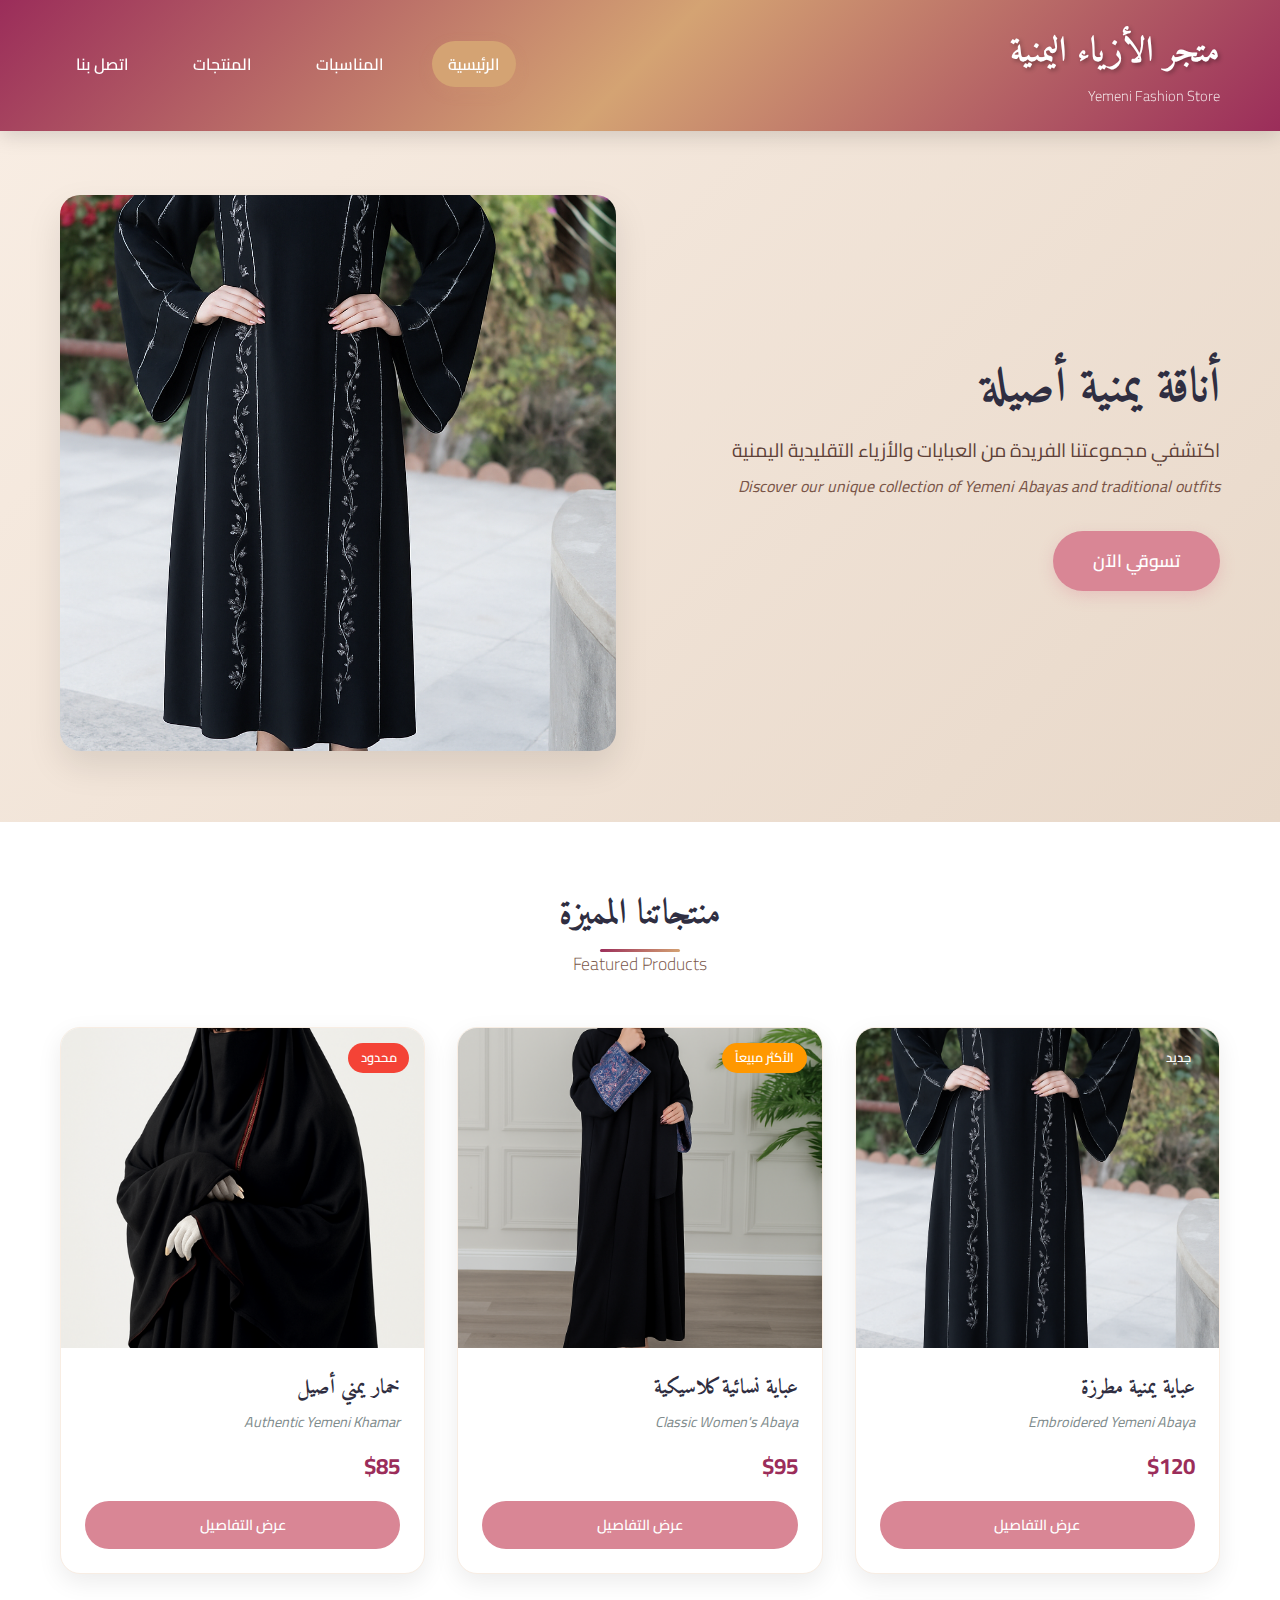
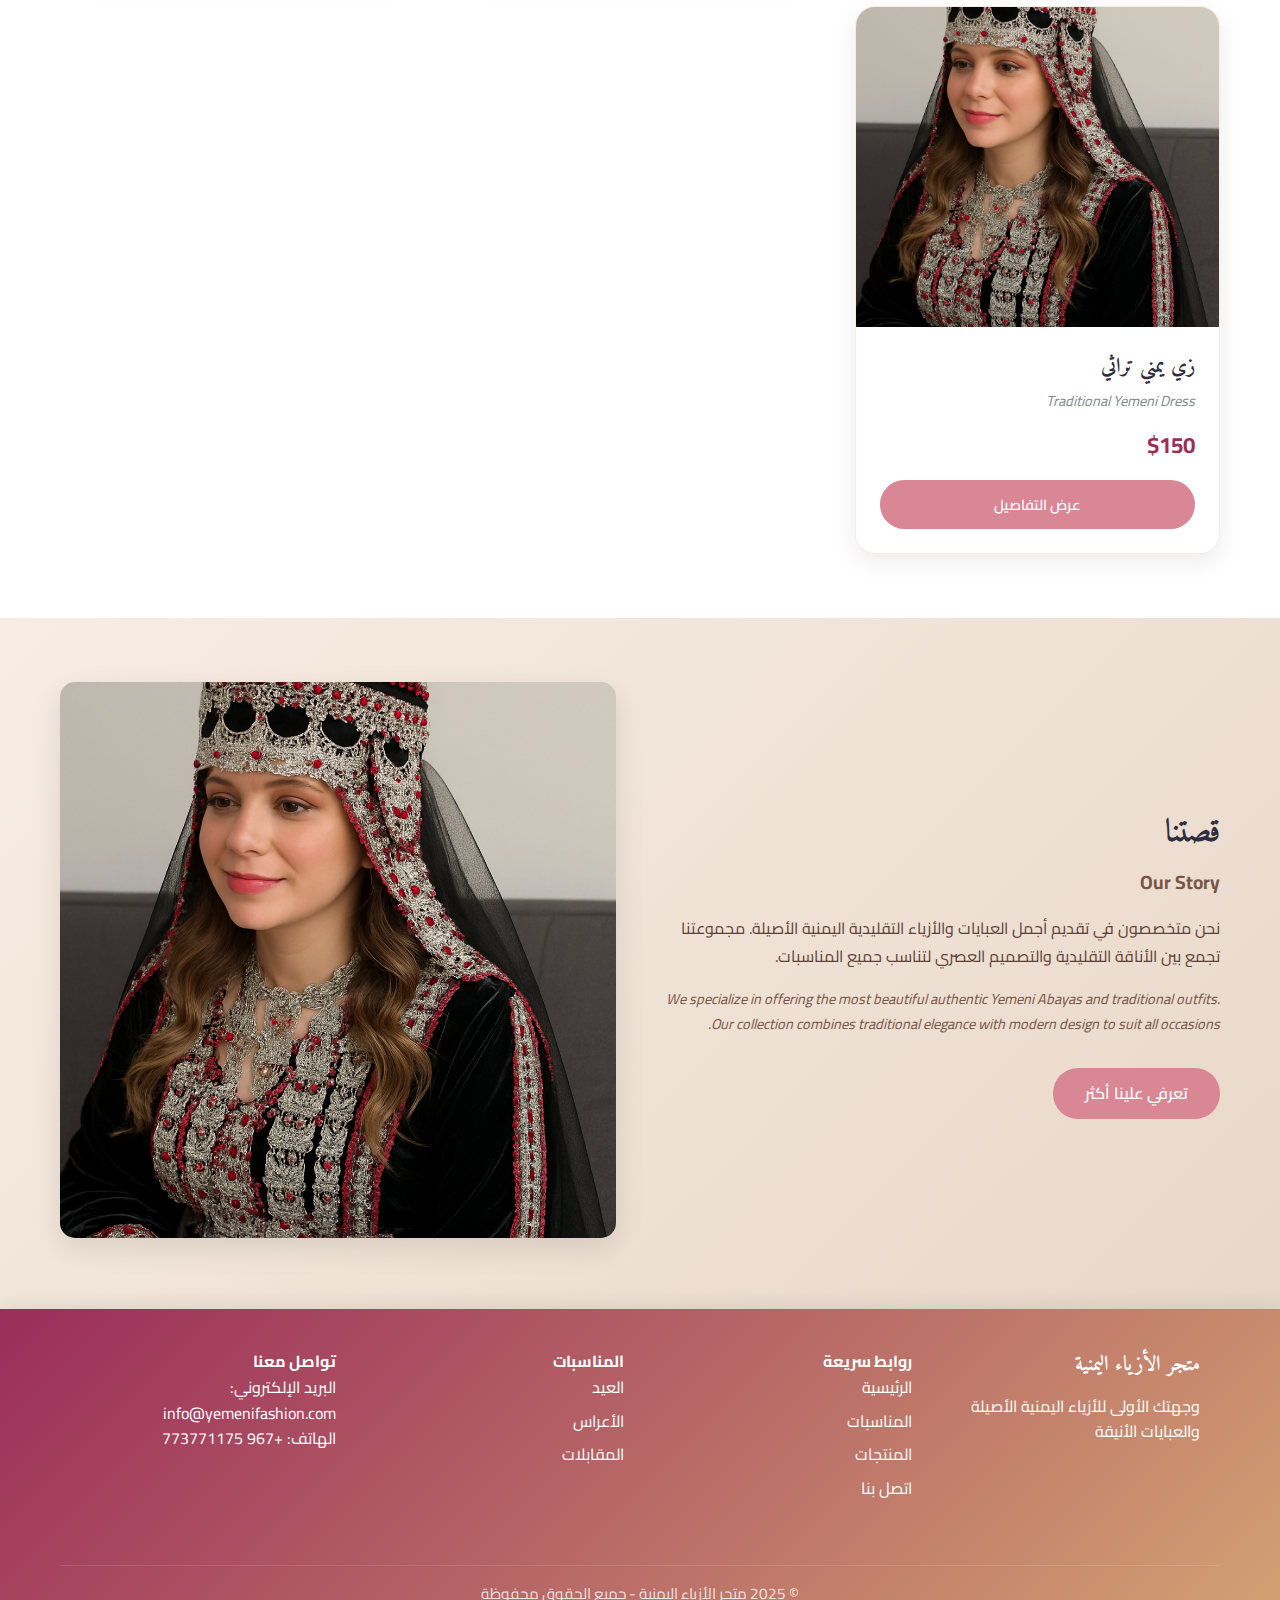
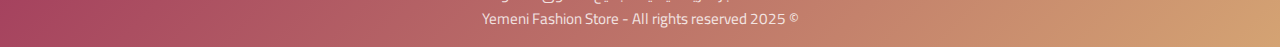
<file: index.html>
<!DOCTYPE html>
<html lang="ar" dir="rtl">
<head>
    <meta charset="UTF-8">
    <meta name="viewport" content="width=device-width, initial-scale=1.0">
    <title>متجر الأزياء اليمنية - Fashion Store</title>
    <link rel="stylesheet" href="css/main.css">
    <link href="https://fonts.googleapis.com/css2?family=Amiri:wght@400;700&family=Cairo:wght@300;400;600;700&display=swap" rel="stylesheet">
</head>
<body>
    <!-- Header -->
    <header class="header">
        <div class="container">
            <div class="header-content">
                <div class="logo-section">
                    <h1 class="logo">متجر الأزياء اليمنية</h1>
                    <p class="tagline">Yemeni Fashion Store</p>
                </div>
                <nav class="main-nav">
                    <ul class="nav-links">
                        <li><a href="index.html" class="nav-link active">الرئيسية</a></li>
                        <li><a href="occasions.html" class="nav-link">المناسبات</a></li>
                        <li><a href="products.html" class="nav-link">المنتجات</a></li>
                        <li><a href="contact.html" class="nav-link">اتصل بنا</a></li>
                    </ul>
                </nav>
            </div>
        </div>
    </header>

    <!-- Hero Section -->
    <section class="hero">
        <div class="hero-content">
            <div class="hero-text">
                <h2 class="hero-title">أناقة يمنية أصيلة</h2>
                <p class="hero-subtitle">اكتشفي مجموعتنا الفريدة من العبايات والأزياء التقليدية اليمنية</p>
                <p class="hero-subtitle-en">Discover our unique collection of Yemeni Abayas and traditional outfits</p>
                <a href="products.html" class="cta-button">تسوقي الآن</a>
            </div>
            <div class="hero-image">
                <img src="images/abaya1.png" alt="عباية يمنية أنيقة">
            </div>
        </div>
    </section>

    <!-- Featured Products Section -->
    <section class="featured-products">
        <div class="container">
            <div class="section-header">
                <h2 class="section-title">منتجاتنا المميزة</h2>
                <p class="section-subtitle">Featured Products</p>
            </div>
            
            <div class="products-grid">
                <!-- Product Card 1 -->
                <div class="product-card">
                    <div class="product-image">
                        <img src="images/abaya1.png" alt="عباية يمنية مطرزة">
                        <div class="product-badge">جديد</div>
                    </div>
                    <div class="product-info">
                        <h3 class="product-name">عباية يمنية مطرزة</h3>
                        <p class="product-name-en">Embroidered Yemeni Abaya</p>
                        <div class="product-price">
                            <span class="price">$120</span>
                        </div>
                        <a href="product-detail.html" class="product-link">عرض التفاصيل</a>
                    </div>
                </div>

                <!-- Product Card 2 -->
                <div class="product-card">
                    <div class="product-image">
                        <img src="images/abaya2.png" alt="عباية نسائية كلاسيكية">
                        <div class="product-badge bestseller">الأكثر مبيعاً</div>
                    </div>
                    <div class="product-info">
                        <h3 class="product-name">عباية نسائية كلاسيكية</h3>
                        <p class="product-name-en">Classic Women's Abaya</p>
                        <div class="product-price">
                            <span class="price">$95</span>
                        </div>
                        <a href="product-detail.html" class="product-link">عرض التفاصيل</a>
                    </div>
                </div>

                <!-- Product Card 3 -->
                <div class="product-card">
                    <div class="product-image">
                        <img src="images/abaya3.png" alt="خمار يمني أصيل">
                        <div class="product-badge limited">محدود</div>
                    </div>
                    <div class="product-info">
                        <h3 class="product-name">خمار يمني أصيل</h3>
                        <p class="product-name-en">Authentic Yemeni Khamar</p>
                        <div class="product-price">
                            <span class="price">$85</span>
                        </div>
                        <a href="product-detail.html" class="product-link">عرض التفاصيل</a>
                    </div>
                </div>

                <!-- Product Card 4 -->
                <div class="product-card">
                    <div class="product-image">
                        <img src="images/abaya4.png" alt="زي يمني تراثي">
                    </div>
                    <div class="product-info">
                        <h3 class="product-name">زي يمني تراثي</h3>
                        <p class="product-name-en">Traditional Yemeni Dress</p>
                        <div class="product-price">
                            <span class="price">$150</span>
                        </div>
                        <a href="product-detail.html" class="product-link">عرض التفاصيل</a>
                    </div>
                </div>
            </div>
        </div>
    </section>

    <!-- About Section -->
    <section class="about-section">
        <div class="container">
            <div class="about-content">
                <div class="about-text">
                    <h2 class="about-title">قصتنا</h2>
                    <h3 class="about-title-en">Our Story</h3>
                    <p class="about-description">
                        نحن متخصصون في تقديم أجمل العبايات والأزياء التقليدية اليمنية الأصيلة. 
                        مجموعتنا تجمع بين الأناقة التقليدية والتصميم العصري لتناسب جميع المناسبات.
                    </p>
                    <p class="about-description-en">
                        We specialize in offering the most beautiful authentic Yemeni Abayas and traditional outfits. 
                        Our collection combines traditional elegance with modern design to suit all occasions.
                    </p>
                    <a href="contact.html" class="about-cta">تعرفي علينا أكثر</a>
                </div>
                <div class="about-image">
                    <img src="images/abaya4.png" alt="تراث يمني أصيل">
                </div>
            </div>
        </div>
    </section>

    <!-- Footer -->
    <footer class="footer">
        <div class="container">
            <div class="footer-content">
                <div class="footer-section">
                    <h3 class="footer-title">متجر الأزياء اليمنية</h3>
                    <p class="footer-description">
                        وجهتك الأولى للأزياء اليمنية الأصيلة والعبايات الأنيقة
                    </p>
                </div>
                
                <div class="footer-section">
                    <h4 class="footer-subtitle">روابط سريعة</h4>
                    <ul class="footer-links">
                        <li><a href="index.html">الرئيسية</a></li>
                        <li><a href="occasions.html">المناسبات</a></li>
                        <li><a href="products.html">المنتجات</a></li>
                        <li><a href="contact.html">اتصل بنا</a></li>
                    </ul>
                </div>
                
                <div class="footer-section">
                    <h4 class="footer-subtitle">المناسبات</h4>
                    <ul class="footer-links">
                        <li><a href="occasions.html#eid">العيد</a></li>
                        <li><a href="occasions.html#wedding">الأعراس</a></li>
                        <li><a href="occasions.html#interviews">المقابلات</a></li>
                    </ul>
                </div>
                
                <div class="footer-section">
                    <h4 class="footer-subtitle">تواصل معنا</h4>
                    <div class="contact-info">
                        <p>البريد الإلكتروني: info@yemenifashion.com</p>
                        <p>الهاتف: +967 773771175</p>
                    </div>
                </div>
            </div>
            
            <div class="footer-bottom">
                <p class="copyright">© 2025 متجر الأزياء اليمنية - جميع الحقوق محفوظة</p>
                <p class="copyright-en">© 2025 Yemeni Fashion Store - All rights reserved</p>
            </div>
        </div>
    </footer>
</body>
</html>
</file>
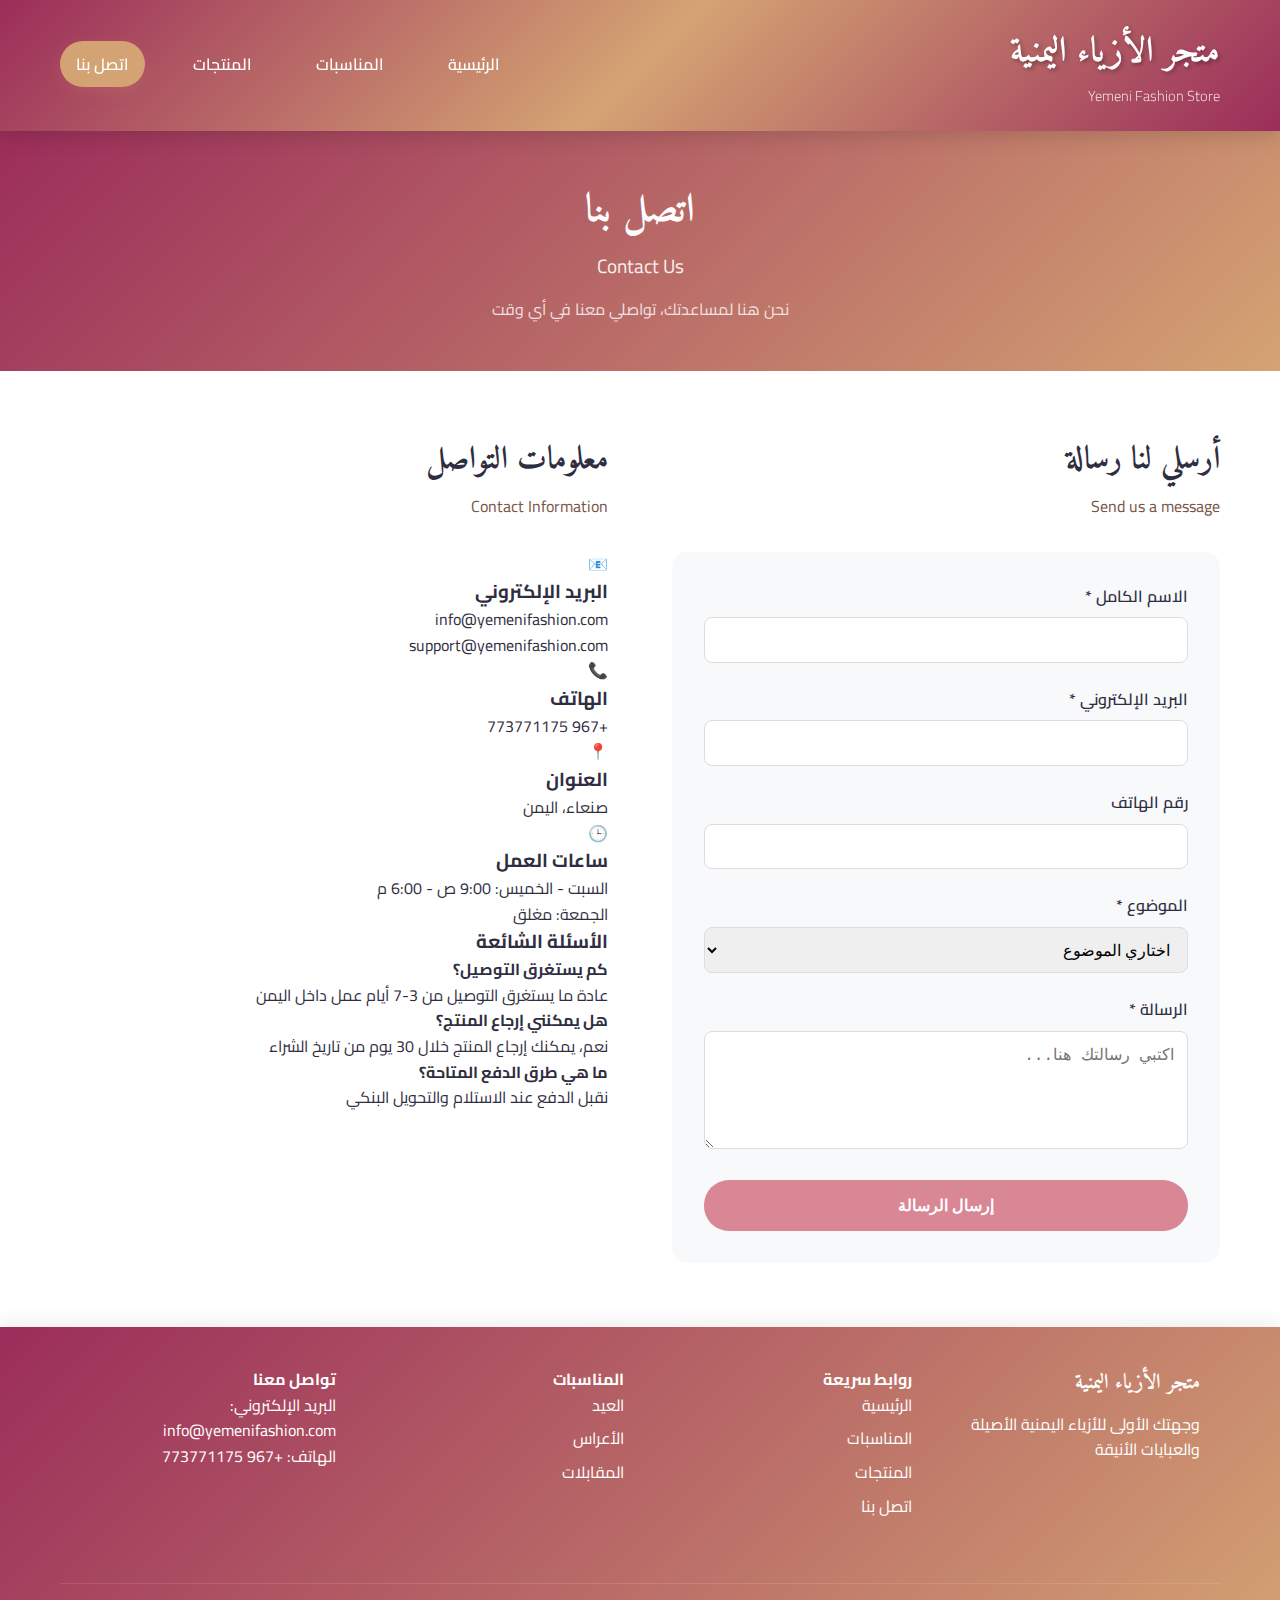
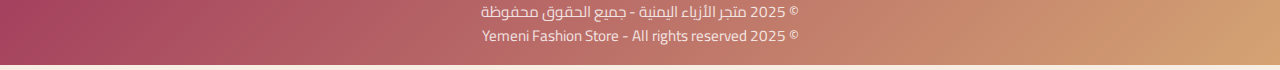
<file: contact.html>
<!DOCTYPE html>
<html lang="ar" dir="rtl">
<head>
    <meta charset="UTF-8">
    <meta name="viewport" content="width=device-width, initial-scale=1.0">
    <title>اتصل بنا - متجر الأزياء اليمنية</title>
    <link rel="stylesheet" href="css/main.css">
    <link href="https://fonts.googleapis.com/css2?family=Amiri:wght@400;700&family=Cairo:wght@300;400;600;700&display=swap" rel="stylesheet">
</head>
<body>
    <!-- Header -->
    <header class="header">
        <div class="container">
            <div class="header-content">
                <div class="logo-section">
                    <h1 class="logo">متجر الأزياء اليمنية</h1>
                    <p class="tagline">Yemeni Fashion Store</p>
                </div>
                <nav class="main-nav">
                    <ul class="nav-links">
                        <li><a href="index.html" class="nav-link">الرئيسية</a></li>
                        <li><a href="occasions.html" class="nav-link">المناسبات</a></li>
                        <li><a href="products.html" class="nav-link">المنتجات</a></li>
                        <li><a href="contact.html" class="nav-link active">اتصل بنا</a></li>
                    </ul>
                </nav>
            </div>
        </div>
    </header>

    <!-- Page Header -->
    <section class="page-header">
        <div class="container">
            <h1 class="page-title">اتصل بنا</h1>
            <p class="page-subtitle">Contact Us</p>
            <p class="page-description">نحن هنا لمساعدتك، تواصلي معنا في أي وقت</p>
        </div>
    </section>

    <!-- Contact Section -->
    <section class="contact-section">
        <div class="container">
            <div class="contact-content">
                <!-- Contact Form -->
                <div class="contact-form-section">
                    <h2 class="form-title">أرسلي لنا رسالة</h2>
                    <p class="form-subtitle">Send us a message</p>
                    
                    <form class="contact-form" action="#" method="POST">
                        <div class="form-group">
                            <label for="name">الاسم الكامل *</label>
                            <input type="text" id="name" name="name" required>
                        </div>
                        
                        <div class="form-group">
                            <label for="email">البريد الإلكتروني *</label>
                            <input type="email" id="email" name="email" required>
                        </div>
                        
                        <div class="form-group">
                            <label for="phone">رقم الهاتف</label>
                            <input type="tel" id="phone" name="phone">
                        </div>
                        
                        <div class="form-group">
                            <label for="subject">الموضوع *</label>
                            <select id="subject" name="subject" required>
                                <option value="">اختاري الموضوع</option>
                                <option value="general">استفسار عام</option>
                                <option value="order">استفسار عن طلب</option>
                                <option value="product">استفسار عن منتج</option>
                                <option value="complaint">شكوى</option>
                                <option value="suggestion">اقتراح</option>
                            </select>
                        </div>
                        
                        <div class="form-group">
                            <label for="message">الرسالة *</label>
                            <textarea id="message" name="message" rows="5" required placeholder="اكتبي رسالتك هنا..."></textarea>
                        </div>
                        
                        <button type="submit" class="submit-btn">إرسال الرسالة</button>
                    </form>
                </div>

                <!-- Contact Information -->
                <div class="contact-info-section">
                    <h2 class="info-title">معلومات التواصل</h2>
                    <p class="info-subtitle">Contact Information</p>
                    
                    <div class="contact-details">
                        <div class="contact-item">
                            <div class="contact-icon">📧</div>
                            <div class="contact-text">
                                <h3>البريد الإلكتروني</h3>
                                <p>info@yemenifashion.com</p>
                                <p>support@yemenifashion.com</p>
                            </div>
                        </div>
                        
                        <div class="contact-item">
                            <div class="contact-icon">📞</div>
                            <div class="contact-text">
                                <h3>الهاتف</h3>
                                <p>+967 773771175</p>
                            </div>
                        </div>
                        
                        <div class="contact-item">
                            <div class="contact-icon">📍</div>
                            <div class="contact-text">
                                <h3>العنوان</h3>
                                <p>صنعاء، اليمن</p>
                            </div>
                        </div>
                        
                        <div class="contact-item">
                            <div class="contact-icon">🕒</div>
                            <div class="contact-text">
                                <h3>ساعات العمل</h3>
                                <p>السبت - الخميس: 9:00 ص - 6:00 م</p>
                                <p>الجمعة: مغلق</p>
                            </div>
                        </div>
                    </div>
                    
                    <!-- FAQ Section -->
                    <div class="faq-section">
                        <h3>الأسئلة الشائعة</h3>
                        <div class="faq-item">
                            <h4>كم يستغرق التوصيل؟</h4>
                            <p>عادة ما يستغرق التوصيل من 3-7 أيام عمل داخل اليمن</p>
                        </div>
                        
                        <div class="faq-item">
                            <h4>هل يمكنني إرجاع المنتج؟</h4>
                            <p>نعم، يمكنك إرجاع المنتج خلال 30 يوم من تاريخ الشراء</p>
                        </div>
                        
                        <div class="faq-item">
                            <h4>ما هي طرق الدفع المتاحة؟</h4>
                            <p>نقبل الدفع عند الاستلام والتحويل البنكي</p>
                        </div>
                    </div>
                </div>
            </div>
        </div>
    </section>

    <!-- Footer -->
    <footer class="footer">
        <div class="container">
            <div class="footer-content">
                <div class="footer-section">
                    <h3 class="footer-title">متجر الأزياء اليمنية</h3>
                    <p class="footer-description">
                        وجهتك الأولى للأزياء اليمنية الأصيلة والعبايات الأنيقة
                    </p>
                </div>
                
                <div class="footer-section">
                    <h4 class="footer-subtitle">روابط سريعة</h4>
                    <ul class="footer-links">
                        <li><a href="index.html">الرئيسية</a></li>
                        <li><a href="occasions.html">المناسبات</a></li>
                        <li><a href="products.html">المنتجات</a></li>
                        <li><a href="contact.html">اتصل بنا</a></li>
                    </ul>
                </div>
                
                <div class="footer-section">
                    <h4 class="footer-subtitle">المناسبات</h4>
                    <ul class="footer-links">
                        <li><a href="occasions.html#eid">العيد</a></li>
                        <li><a href="occasions.html#wedding">الأعراس</a></li>
                        <li><a href="occasions.html#interviews">المقابلات</a></li>
                    </ul>
                </div>
                
                <div class="footer-section">
                    <h4 class="footer-subtitle">تواصل معنا</h4>
                    <div class="contact-info">
                        <p>البريد الإلكتروني: info@yemenifashion.com</p>
                        <p>الهاتف: +967 773771175</p>
                    </div>
                </div>
            </div>
            
            <div class="footer-bottom">
                <p class="copyright">© 2025 متجر الأزياء اليمنية - جميع الحقوق محفوظة</p>
                <p class="copyright-en">© 2025 Yemeni Fashion Store - All rights reserved</p>
            </div>
        </div>
    </footer>
</body>
</html>
</file>
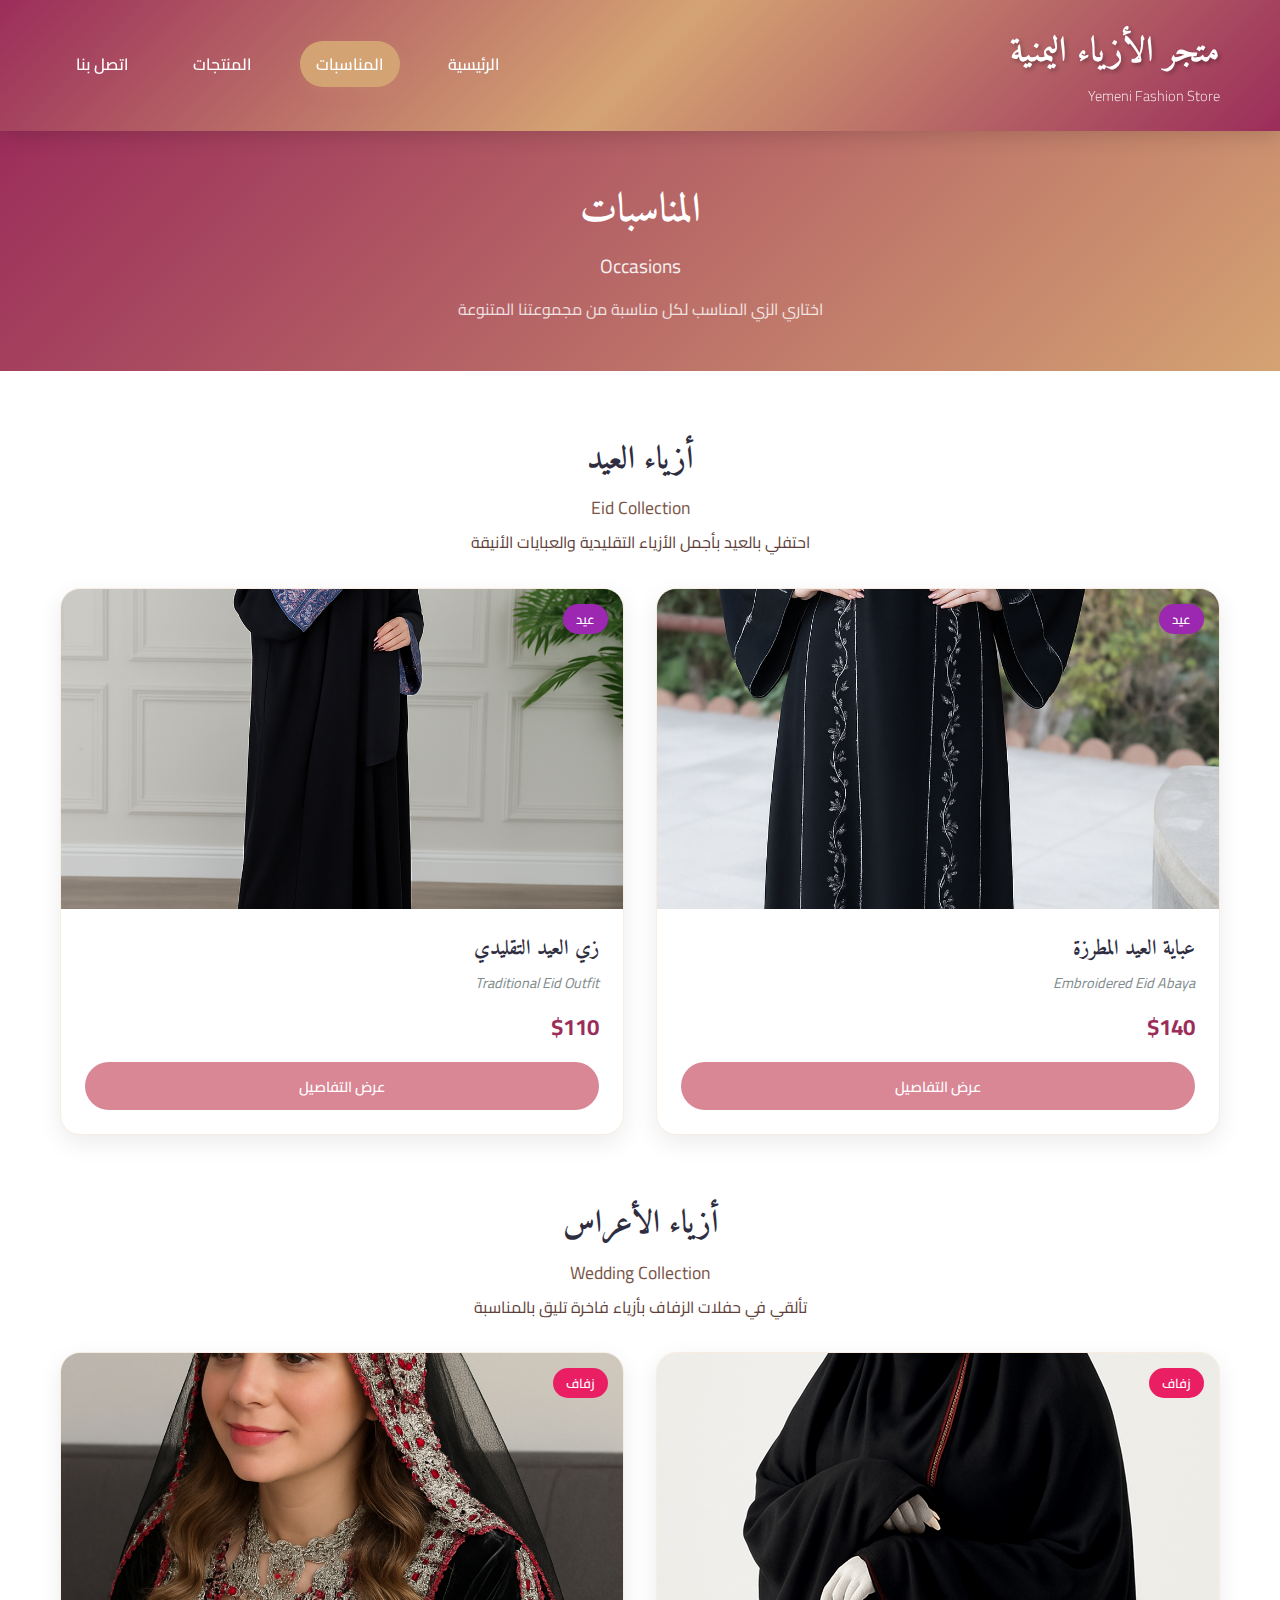
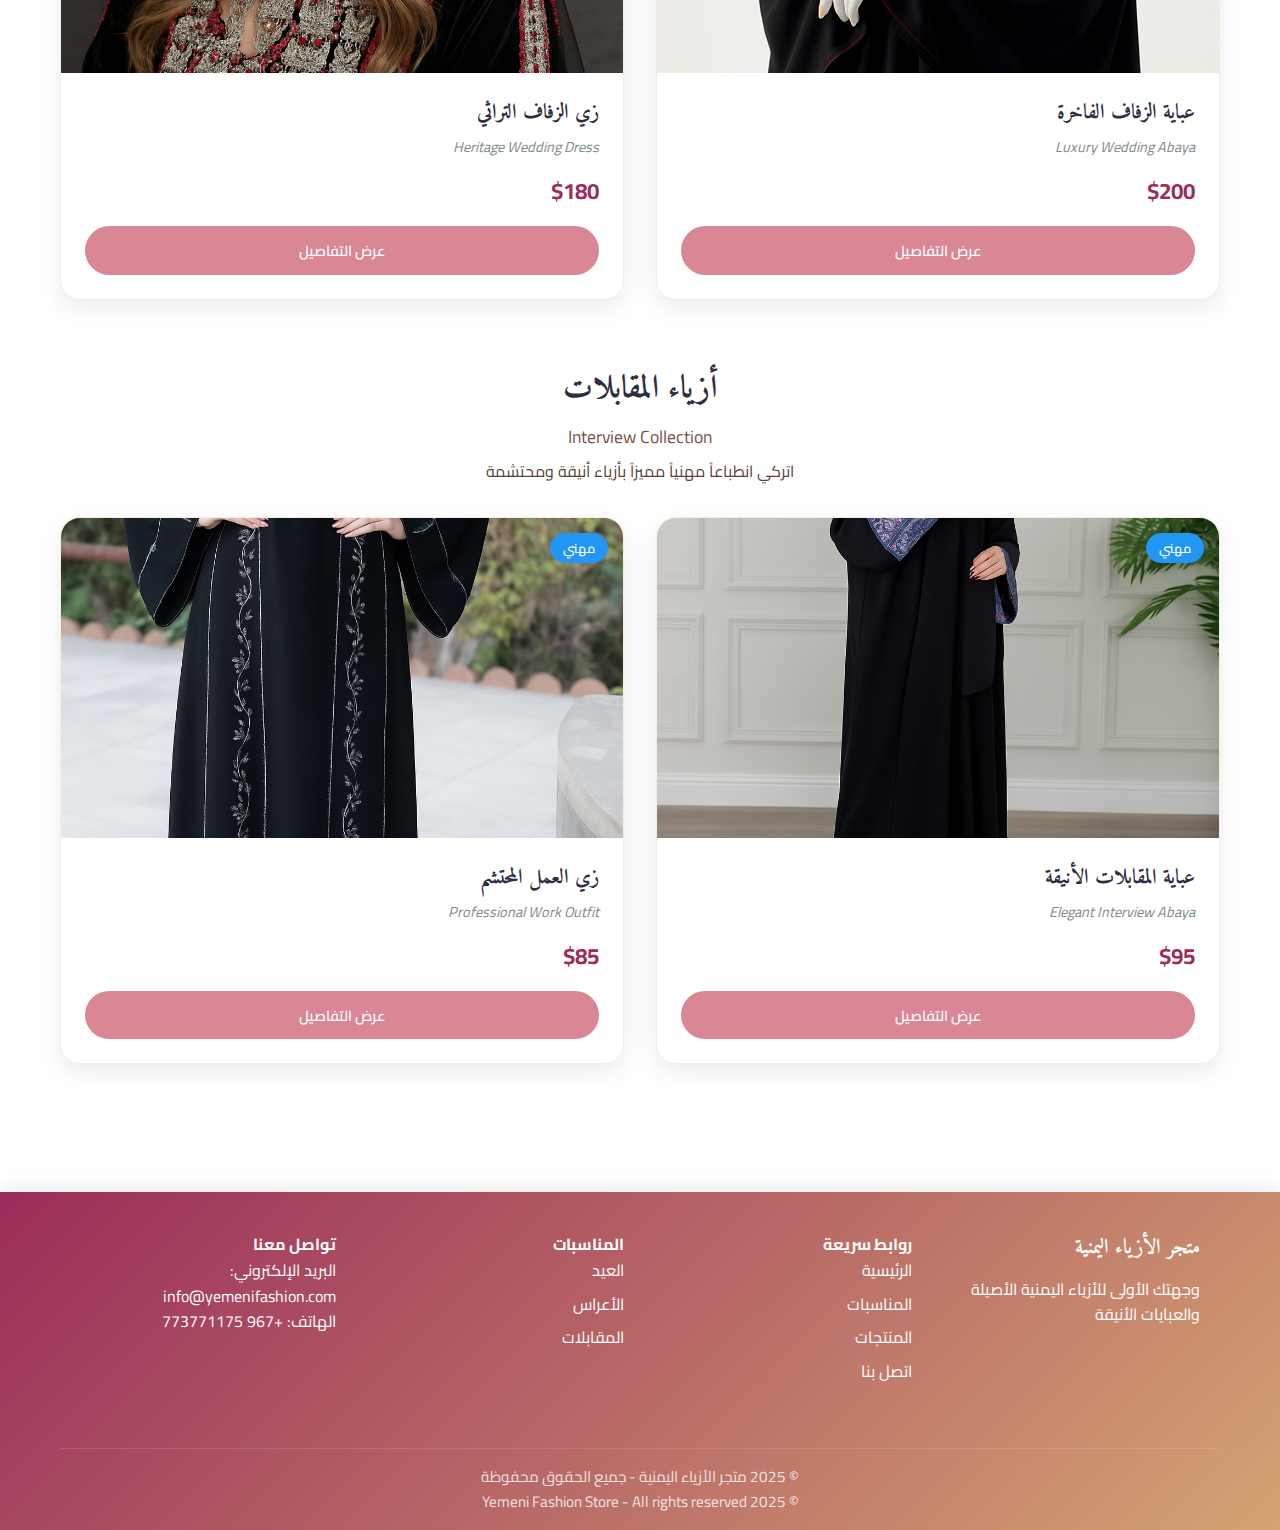
<file: occasions.html>
<!DOCTYPE html>
<html lang="ar" dir="rtl">
<head>
    <meta charset="UTF-8">
    <meta name="viewport" content="width=device-width, initial-scale=1.0">
    <title>المناسبات - متجر الأزياء اليمنية</title>
    <link rel="stylesheet" href="css/main.css">
    <link href="https://fonts.googleapis.com/css2?family=Amiri:wght@400;700&family=Cairo:wght@300;400;600;700&display=swap" rel="stylesheet">
</head>
<body>
    <!-- Header -->
    <header class="header">
        <div class="container">
            <div class="header-content">
                <div class="logo-section">
                    <h1 class="logo">متجر الأزياء اليمنية</h1>
                    <p class="tagline">Yemeni Fashion Store</p>
                </div>
                <nav class="main-nav">
                    <ul class="nav-links">
                        <li><a href="index.html" class="nav-link">الرئيسية</a></li>
                        <li><a href="occasions.html" class="nav-link active">المناسبات</a></li>
                        <li><a href="products.html" class="nav-link">المنتجات</a></li>
                        <li><a href="contact.html" class="nav-link">اتصل بنا</a></li>
                    </ul>
                </nav>
            </div>
        </div>
    </header>

    <!-- Page Header -->
    <section class="page-header">
        <div class="container">
            <h1 class="page-title">المناسبات</h1>
            <p class="page-subtitle">Occasions</p>
            <p class="page-description">اختاري الزي المناسب لكل مناسبة من مجموعتنا المتنوعة</p>
        </div>
    </section>

    <!-- Occasions Grid -->
    <section class="occasions-section">
        <div class="container">
            <!-- Eid Section -->
            <div id="eid" class="occasion-category">
                <div class="category-header">
                    <h2 class="category-title">أزياء العيد</h2>
                    <p class="category-subtitle">Eid Collection</p>
                    <p class="category-description">احتفلي بالعيد بأجمل الأزياء التقليدية والعبايات الأنيقة</p>
                </div>
                
                <div class="products-grid">
                    <div class="product-card">
                        <div class="product-image">
                            <img src="images/abaya1.png" alt="عباية العيد المطرزة">
                            <div class="product-badge eid">عيد</div>
                        </div>
                        <div class="product-info">
                            <h3 class="product-name">عباية العيد المطرزة</h3>
                            <p class="product-name-en">Embroidered Eid Abaya</p>
                            <div class="product-price">
                                <span class="price">$140</span>
                            </div>
                            <a href="product-detail.html" class="product-link">عرض التفاصيل</a>
                        </div>
                    </div>

                    <div class="product-card">
                        <div class="product-image">
                            <img src="images/abaya2.png" alt="زي العيد التقليدي">
                            <div class="product-badge eid">عيد</div>
                        </div>
                        <div class="product-info">
                            <h3 class="product-name">زي العيد التقليدي</h3>
                            <p class="product-name-en">Traditional Eid Outfit</p>
                            <div class="product-price">
                                <span class="price">$110</span>
                            </div>
                            <a href="product-detail.html" class="product-link">عرض التفاصيل</a>
                        </div>
                    </div>
                </div>
            </div>

            <!-- Wedding Section -->
            <div id="wedding" class="occasion-category">
                <div class="category-header">
                    <h2 class="category-title">أزياء الأعراس</h2>
                    <p class="category-subtitle">Wedding Collection</p>
                    <p class="category-description">تألقي في حفلات الزفاف بأزياء فاخرة تليق بالمناسبة</p>
                </div>
                
                <div class="products-grid">
                    <div class="product-card">
                        <div class="product-image">
                            <img src="images/abaya3.png" alt="عباية الزفاف الفاخرة">
                            <div class="product-badge wedding">زفاف</div>
                        </div>
                        <div class="product-info">
                            <h3 class="product-name">عباية الزفاف الفاخرة</h3>
                            <p class="product-name-en">Luxury Wedding Abaya</p>
                            <div class="product-price">
                                <span class="price">$200</span>
                            </div>
                            <a href="product-detail.html" class="product-link">عرض التفاصيل</a>
                        </div>
                    </div>

                    <div class="product-card">
                        <div class="product-image">
                            <img src="images/abaya4.png" alt="زي الزفاف التراثي">
                            <div class="product-badge wedding">زفاف</div>
                        </div>
                        <div class="product-info">
                            <h3 class="product-name">زي الزفاف التراثي</h3>
                            <p class="product-name-en">Heritage Wedding Dress</p>
                            <div class="product-price">
                                <span class="price">$180</span>
                            </div>
                            <a href="product-detail.html" class="product-link">عرض التفاصيل</a>
                        </div>
                    </div>
                </div>
            </div>

            <!-- Interviews Section -->
            <div id="interviews" class="occasion-category">
                <div class="category-header">
                    <h2 class="category-title">أزياء المقابلات</h2>
                    <p class="category-subtitle">Interview Collection</p>
                    <p class="category-description">اتركي انطباعاً مهنياً مميزاً بأزياء أنيقة ومحتشمة</p>
                </div>
                
                <div class="products-grid">
                    <div class="product-card">
                        <div class="product-image">
                            <img src="images/abaya2.png" alt="عباية المقابلات الأنيقة">
                            <div class="product-badge professional">مهني</div>
                        </div>
                        <div class="product-info">
                            <h3 class="product-name">عباية المقابلات الأنيقة</h3>
                            <p class="product-name-en">Elegant Interview Abaya</p>
                            <div class="product-price">
                                <span class="price">$95</span>
                            </div>
                            <a href="product-detail.html" class="product-link">عرض التفاصيل</a>
                        </div>
                    </div>

                    <div class="product-card">
                        <div class="product-image">
                            <img src="images/abaya1.png" alt="زي العمل المحتشم">
                            <div class="product-badge professional">مهني</div>
                        </div>
                        <div class="product-info">
                            <h3 class="product-name">زي العمل المحتشم</h3>
                            <p class="product-name-en">Professional Work Outfit</p>
                            <div class="product-price">
                                <span class="price">$85</span>
                            </div>
                            <a href="product-detail.html" class="product-link">عرض التفاصيل</a>
                        </div>
                    </div>
                </div>
            </div>
        </div>
    </section>

    <!-- Footer -->
    <footer class="footer">
        <div class="container">
            <div class="footer-content">
                <div class="footer-section">
                    <h3 class="footer-title">متجر الأزياء اليمنية</h3>
                    <p class="footer-description">
                        وجهتك الأولى للأزياء اليمنية الأصيلة والعبايات الأنيقة
                    </p>
                </div>
                
                <div class="footer-section">
                    <h4 class="footer-subtitle">روابط سريعة</h4>
                    <ul class="footer-links">
                        <li><a href="index.html">الرئيسية</a></li>
                        <li><a href="occasions.html">المناسبات</a></li>
                        <li><a href="products.html">المنتجات</a></li>
                        <li><a href="contact.html">اتصل بنا</a></li>
                    </ul>
                </div>
                
                <div class="footer-section">
                    <h4 class="footer-subtitle">المناسبات</h4>
                    <ul class="footer-links">
                        <li><a href="occasions.html#eid">العيد</a></li>
                        <li><a href="occasions.html#wedding">الأعراس</a></li>
                        <li><a href="occasions.html#interviews">المقابلات</a></li>
                    </ul>
                </div>
                
                <div class="footer-section">
                    <h4 class="footer-subtitle">تواصل معنا</h4>
                    <div class="contact-info">
                        <p>البريد الإلكتروني: info@yemenifashion.com</p>
                        <p>الهاتف: +967 773771175</p>
                    </div>
                </div>
            </div>
            
            <div class="footer-bottom">
                <p class="copyright">© 2025 متجر الأزياء اليمنية - جميع الحقوق محفوظة</p>
                <p class="copyright-en">© 2025 Yemeni Fashion Store - All rights reserved</p>
            </div>
        </div>
    </footer>
</body>
</html>
</file>
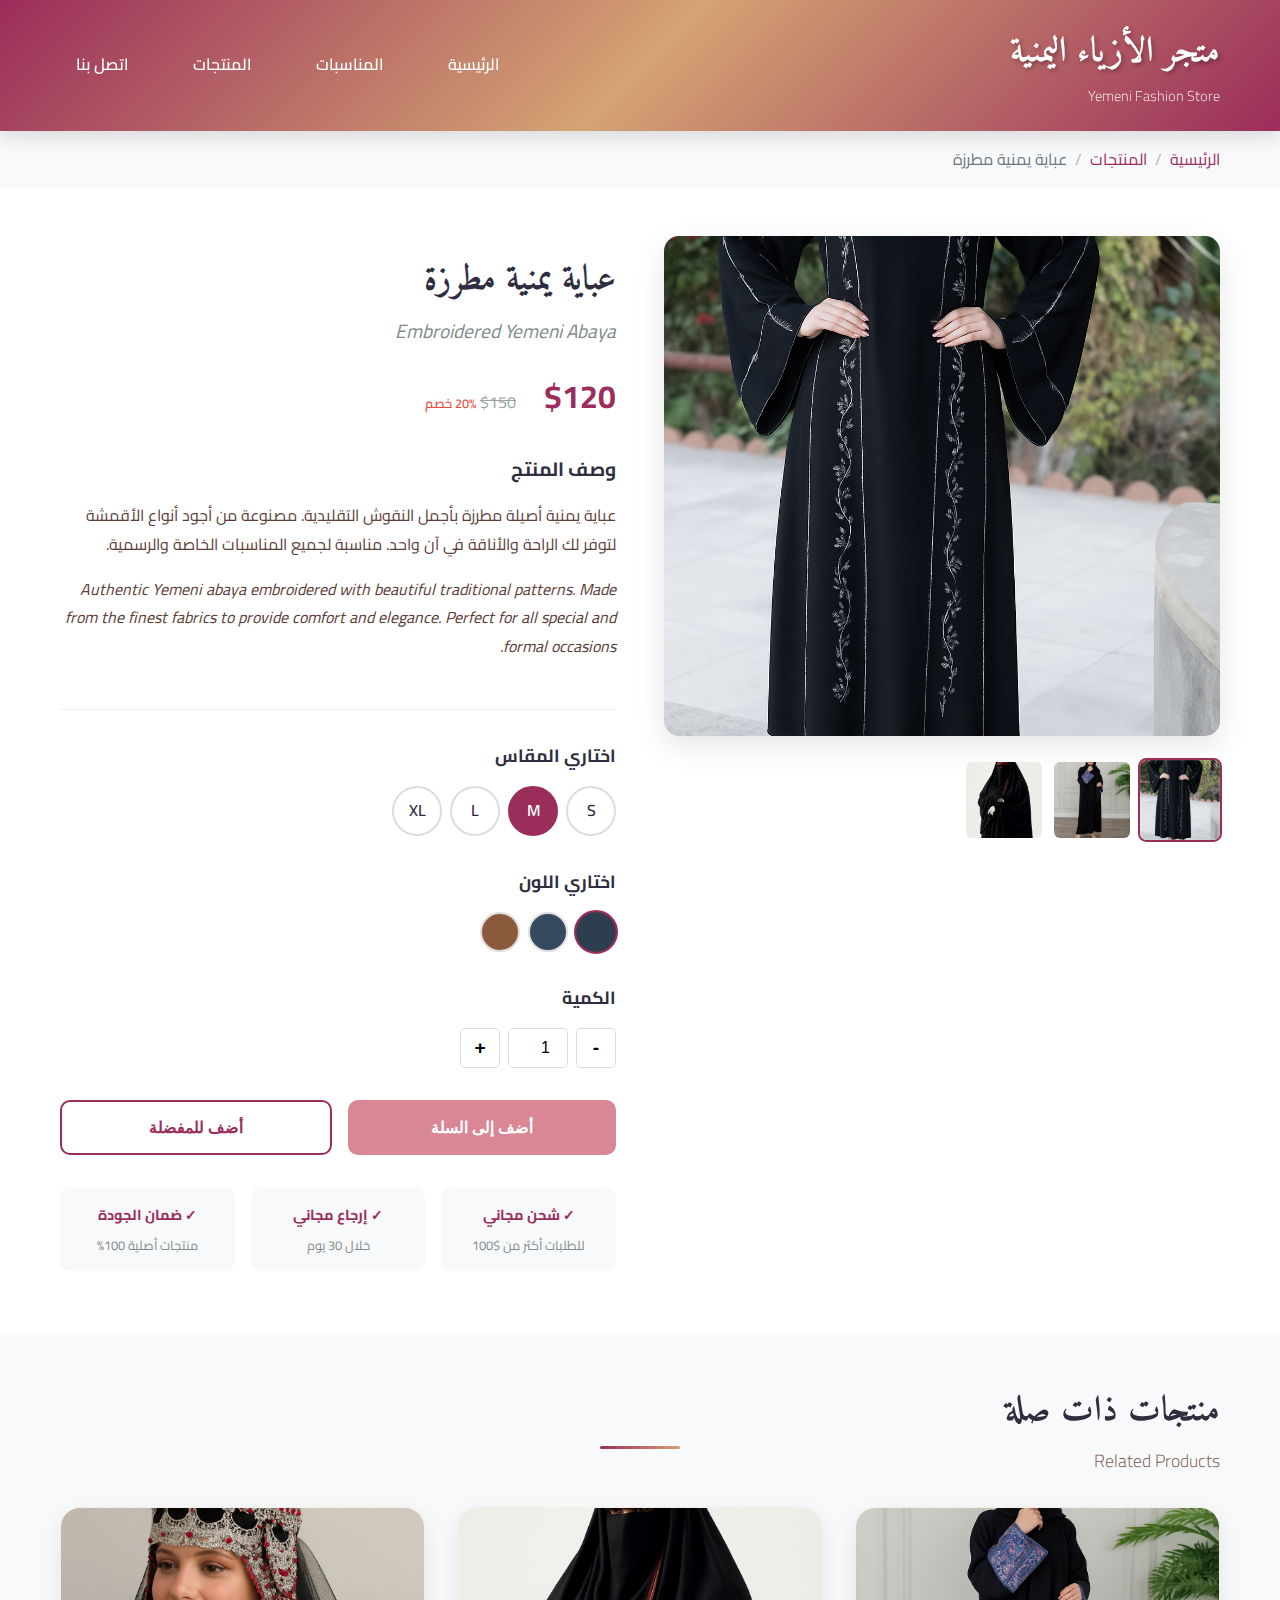
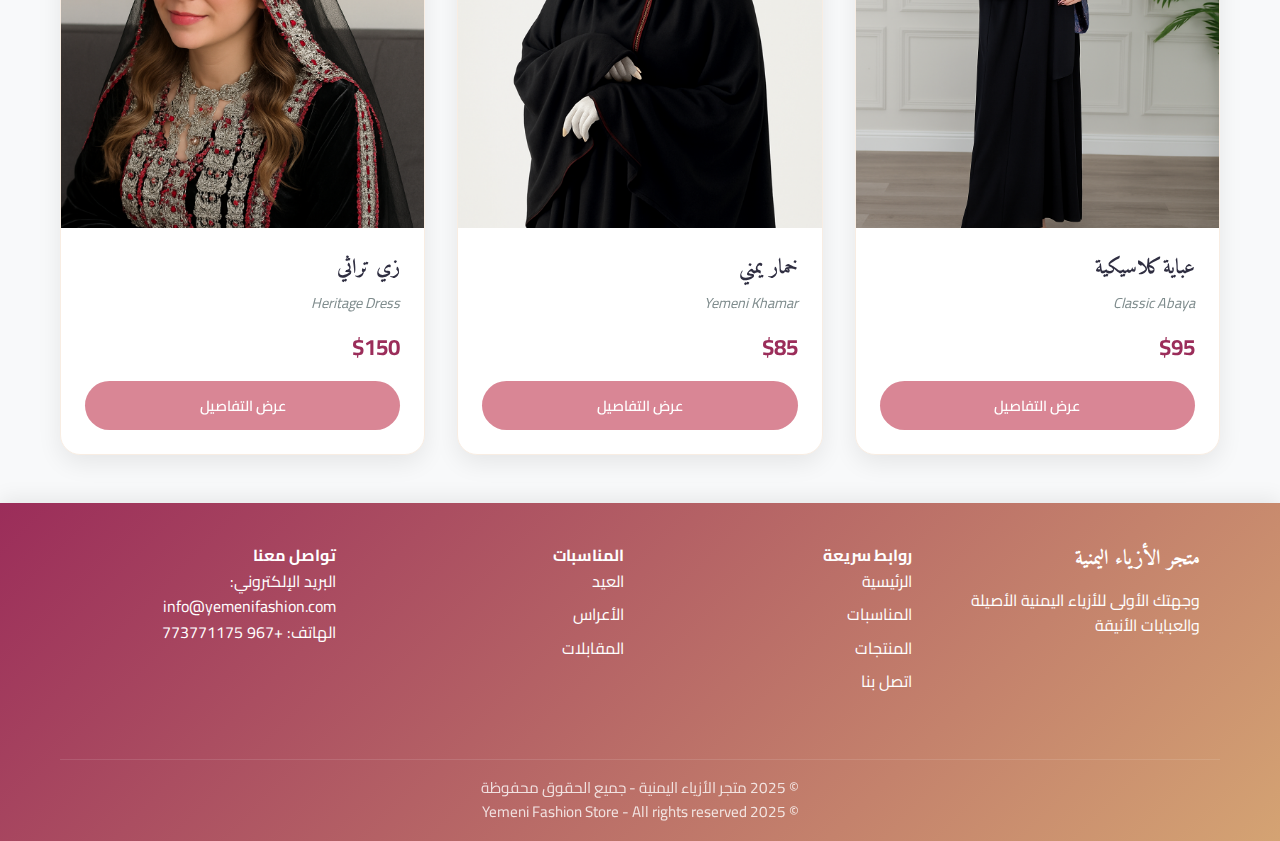
<file: product-detail.html>
<!DOCTYPE html>
<html lang="ar" dir="rtl">
<head>
    <meta charset="UTF-8">
    <meta name="viewport" content="width=device-width, initial-scale=1.0">
    <title>عباية يمنية مطرزة - متجر الأزياء اليمنية</title>
    <link rel="stylesheet" href="css/main.css">
    <link href="https://fonts.googleapis.com/css2?family=Amiri:wght@400;700&family=Cairo:wght@300;400;600;700&display=swap" rel="stylesheet">
</head>
<body>
    <!-- Header -->
    <header class="header">
        <div class="container">
            <div class="header-content">
                <div class="logo-section">
                    <h1 class="logo">متجر الأزياء اليمنية</h1>
                    <p class="tagline">Yemeni Fashion Store</p>
                </div>
                <nav class="main-nav">
                    <ul class="nav-links">
                        <li><a href="index.html" class="nav-link">الرئيسية</a></li>
                        <li><a href="occasions.html" class="nav-link">المناسبات</a></li>
                        <li><a href="products.html" class="nav-link">المنتجات</a></li>
                        <li><a href="contact.html" class="nav-link">اتصل بنا</a></li>
                    </ul>
                </nav>
            </div>
        </div>
    </header>

    <!-- Breadcrumb -->
    <nav class="breadcrumb">
        <div class="container">
            <ul class="breadcrumb-list">
                <li><a href="index.html">الرئيسية</a></li>
                <li><a href="products.html">المنتجات</a></li>
                <li>عباية يمنية مطرزة</li>
            </ul>
        </div>
    </nav>

    <!-- Product Detail Section -->
    <section class="product-detail">
        <div class="container">
            <div class="product-detail-content">
                <!-- Product Images -->
                <div class="product-images">
                    <div class="main-image">
                        <img src="images/abaya1.png" alt="عباية يمنية مطرزة" id="mainProductImage">
                    </div>
                    <div class="image-thumbnails">
                        <img src="images/abaya1.png" alt="عباية يمنية مطرزة - منظر 1" class="thumbnail active" onclick="changeMainImage(this)">
                        <img src="images/abaya2.png" alt="عباية يمنية مطرزة - منظر 2" class="thumbnail" onclick="changeMainImage(this)">
                        <img src="images/abaya3.png" alt="عباية يمنية مطرزة - منظر 3" class="thumbnail" onclick="changeMainImage(this)">
                    </div>
                </div>

                <!-- Product Info -->
                <div class="product-info-detail">
                    <div class="product-badge new">جديد</div>
                    <h1 class="product-title">عباية يمنية مطرزة</h1>
                    <p class="product-title-en">Embroidered Yemeni Abaya</p>
                    
                    <div class="product-price-section">
                        <span class="current-price">$120</span>
                        <span class="original-price">$150</span>
                        <span class="discount">20% خصم</span>
                    </div>

                    <div class="product-description">
                        <h3>وصف المنتج</h3>
                        <p>
                            عباية يمنية أصيلة مطرزة بأجمل النقوش التقليدية. مصنوعة من أجود أنواع الأقمشة 
                            لتوفر لك الراحة والأناقة في آن واحد. مناسبة لجميع المناسبات الخاصة والرسمية.
                        </p>
                        <p class="description-en">
                            Authentic Yemeni abaya embroidered with beautiful traditional patterns. 
                            Made from the finest fabrics to provide comfort and elegance. 
                            Perfect for all special and formal occasions.
                        </p>
                    </div>

                    <!-- Size Selection -->
                    <div class="size-selection">
                        <h3>اختاري المقاس</h3>
                        <div class="size-options">
                            <input type="radio" id="size-s" name="size" value="S">
                            <label for="size-s" class="size-option">S</label>
                            
                            <input type="radio" id="size-m" name="size" value="M" checked>
                            <label for="size-m" class="size-option">M</label>
                            
                            <input type="radio" id="size-l" name="size" value="L">
                            <label for="size-l" class="size-option">L</label>
                            
                            <input type="radio" id="size-xl" name="size" value="XL">
                            <label for="size-xl" class="size-option">XL</label>
                        </div>
                    </div>

                    <!-- Color Selection -->
                    <div class="color-selection">
                        <h3>اختاري اللون</h3>
                        <div class="color-options">
                            <input type="radio" id="color-black" name="color" value="black" checked>
                            <label for="color-black" class="color-option black"></label>
                            
                            <input type="radio" id="color-navy" name="color" value="navy">
                            <label for="color-navy" class="color-option navy"></label>
                            
                            <input type="radio" id="color-brown" name="color" value="brown">
                            <label for="color-brown" class="color-option brown"></label>
                        </div>
                    </div>

                    <!-- Quantity -->
                    <div class="quantity-selection">
                        <h3>الكمية</h3>
                        <div class="quantity-controls">
                            <button type="button" class="qty-btn minus">-</button>
                            <input type="number" value="1" min="1" max="10" class="qty-input">
                            <button type="button" class="qty-btn plus">+</button>
                        </div>
                    </div>

                    <!-- Add to Cart -->
                    <div class="product-actions">
                        <button class="add-to-cart-btn">أضف إلى السلة</button>
                        <button class="wishlist-btn">أضف للمفضلة</button>
                    </div>

                    <!-- Product Features -->
                    <div class="product-features">
                        <div class="feature">
                            <h4>✓ شحن مجاني</h4>
                            <p>للطلبات أكثر من $100</p>
                        </div>
                        <div class="feature">
                            <h4>✓ إرجاع مجاني</h4>
                            <p>خلال 30 يوم</p>
                        </div>
                        <div class="feature">
                            <h4>✓ ضمان الجودة</h4>
                            <p>منتجات أصلية 100%</p>
                        </div>
                    </div>
                </div>
            </div>
        </div>
    </section>

    <!-- Related Products -->
    <section class="related-products">
        <div class="container">
            <h2 class="section-title">منتجات ذات صلة</h2>
            <p class="section-subtitle">Related Products</p>
            
            <div class="products-grid">
                <div class="product-card">
                    <div class="product-image">
                        <img src="images/abaya2.png" alt="عباية كلاسيكية">
                    </div>
                    <div class="product-info">
                        <h3 class="product-name">عباية كلاسيكية</h3>
                        <p class="product-name-en">Classic Abaya</p>
                        <div class="product-price">
                            <span class="price">$95</span>
                        </div>
                        <a href="#" class="product-link">عرض التفاصيل</a>
                    </div>
                </div>

                <div class="product-card">
                    <div class="product-image">
                        <img src="images/abaya3.png" alt="خمار يمني">
                    </div>
                    <div class="product-info">
                        <h3 class="product-name">خمار يمني</h3>
                        <p class="product-name-en">Yemeni Khamar</p>
                        <div class="product-price">
                            <span class="price">$85</span>
                        </div>
                        <a href="#" class="product-link">عرض التفاصيل</a>
                    </div>
                </div>

                <div class="product-card">
                    <div class="product-image">
                        <img src="images/abaya4.png" alt="زي تراثي">
                    </div>
                    <div class="product-info">
                        <h3 class="product-name">زي تراثي</h3>
                        <p class="product-name-en">Heritage Dress</p>
                        <div class="product-price">
                            <span class="price">$150</span>
                        </div>
                        <a href="#" class="product-link">عرض التفاصيل</a>
                    </div>
                </div>
            </div>
        </div>
    </section>

    <!-- Footer -->
    <footer class="footer">
        <div class="container">
            <div class="footer-content">
                <div class="footer-section">
                    <h3 class="footer-title">متجر الأزياء اليمنية</h3>
                    <p class="footer-description">
                        وجهتك الأولى للأزياء اليمنية الأصيلة والعبايات الأنيقة
                    </p>
                </div>
                
                <div class="footer-section">
                    <h4 class="footer-subtitle">روابط سريعة</h4>
                    <ul class="footer-links">
                        <li><a href="index.html">الرئيسية</a></li>
                        <li><a href="occasions.html">المناسبات</a></li>
                        <li><a href="products.html">المنتجات</a></li>
                        <li><a href="contact.html">اتصل بنا</a></li>
                    </ul>
                </div>
                
                <div class="footer-section">
                    <h4 class="footer-subtitle">المناسبات</h4>
                    <ul class="footer-links">
                        <li><a href="occasions.html#eid">العيد</a></li>
                        <li><a href="occasions.html#wedding">الأعراس</a></li>
                        <li><a href="occasions.html#interviews">المقابلات</a></li>
                    </ul>
                </div>
                
                <div class="footer-section">
                    <h4 class="footer-subtitle">تواصل معنا</h4>
                    <div class="contact-info">
                        <p>البريد الإلكتروني: info@yemenifashion.com</p>
                        <p>الهاتف: +967 773771175</p>
                    </div>
                </div>
            </div>
            
            <div class="footer-bottom">
                <p class="copyright">© 2025 متجر الأزياء اليمنية - جميع الحقوق محفوظة</p>
                <p class="copyright-en">© 2025 Yemeni Fashion Store - All rights reserved</p>
            </div>
        </div>
    </footer>
</body>
</html>
</file>
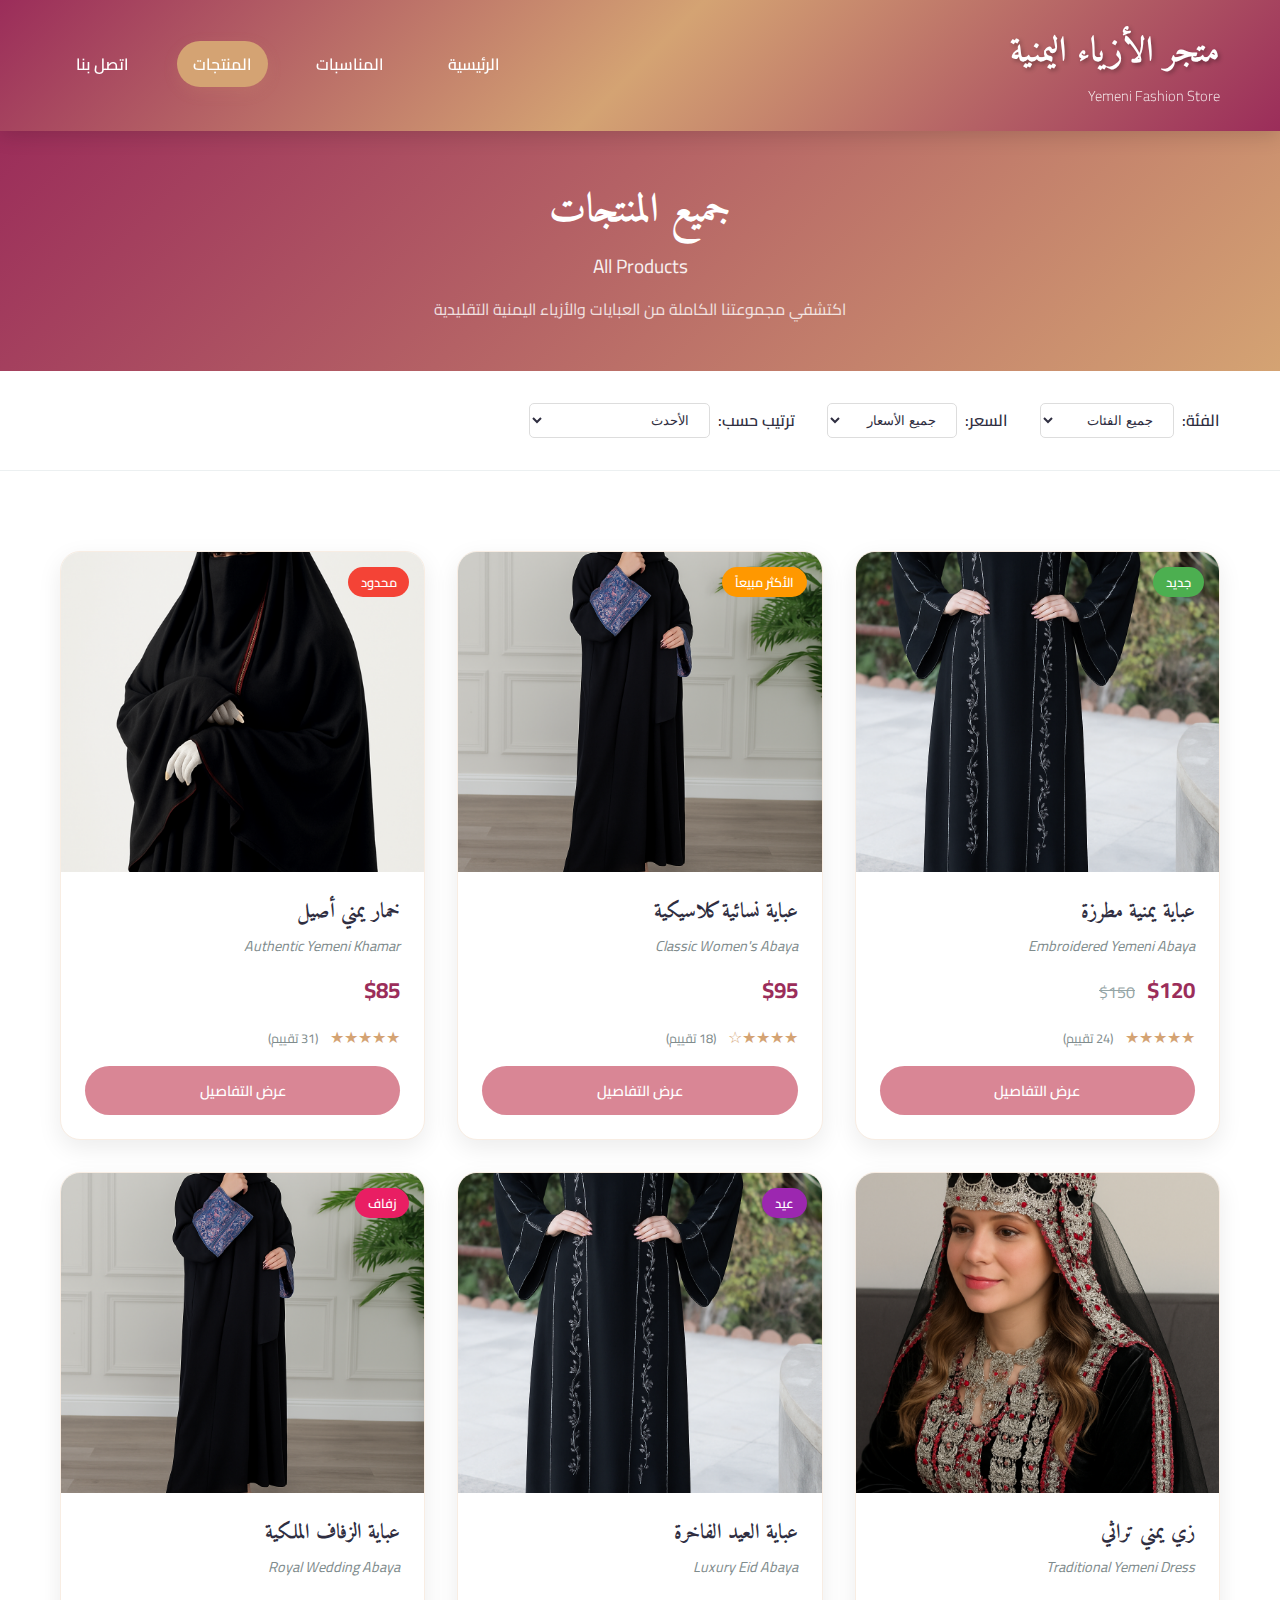
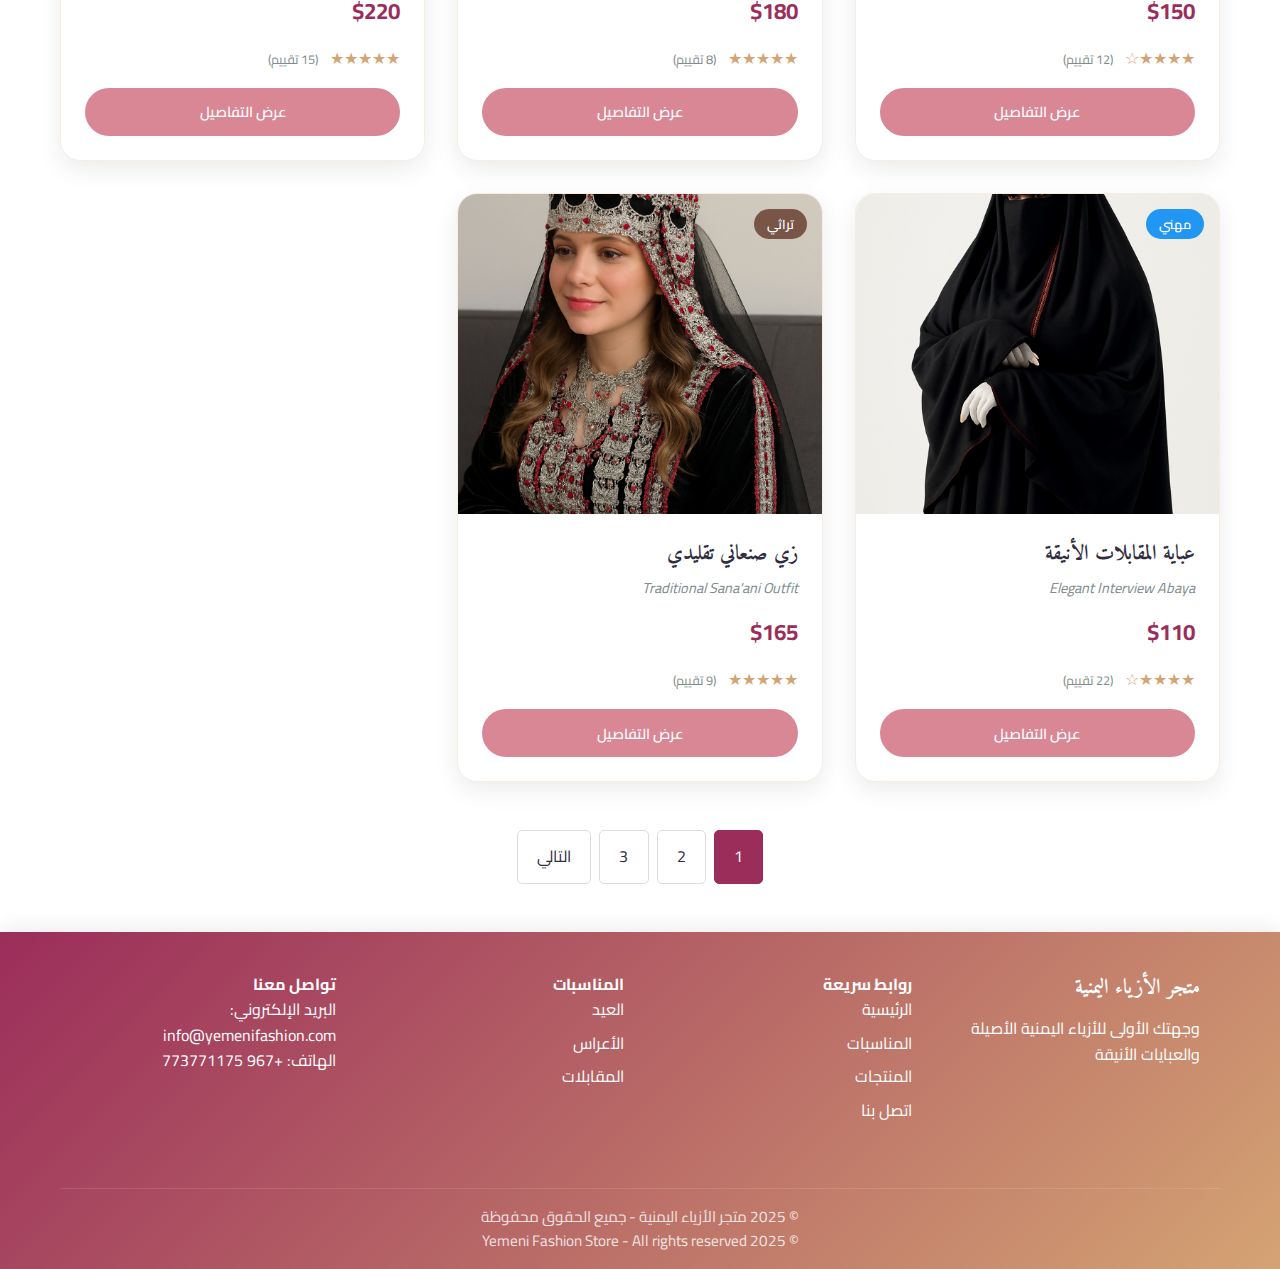
<file: products.html>
<!DOCTYPE html>
<html lang="ar" dir="rtl">
<head>
    <meta charset="UTF-8">
    <meta name="viewport" content="width=device-width, initial-scale=1.0">
    <title>المنتجات - متجر الأزياء اليمنية</title>
    <link rel="stylesheet" href="css/main.css">
    <link href="https://fonts.googleapis.com/css2?family=Amiri:wght@400;700&family=Cairo:wght@300;400;600;700&display=swap" rel="stylesheet">
</head>
<body>
    <!-- Header -->
    <header class="header">
        <div class="container">
            <div class="header-content">
                <div class="logo-section">
                    <h1 class="logo">متجر الأزياء اليمنية</h1>
                    <p class="tagline">Yemeni Fashion Store</p>
                </div>
                <nav class="main-nav">
                    <ul class="nav-links">
                        <li><a href="index.html" class="nav-link">الرئيسية</a></li>
                        <li><a href="occasions.html" class="nav-link">المناسبات</a></li>
                        <li><a href="products.html" class="nav-link active">المنتجات</a></li>
                        <li><a href="contact.html" class="nav-link">اتصل بنا</a></li>
                    </ul>
                </nav>
            </div>
        </div>
    </header>

    <!-- Page Header -->
    <section class="page-header">
        <div class="container">
            <h1 class="page-title">جميع المنتجات</h1>
            <p class="page-subtitle">All Products</p>
            <p class="page-description">اكتشفي مجموعتنا الكاملة من العبايات والأزياء اليمنية التقليدية</p>
        </div>
    </section>

    <!-- Filter Section -->
    <section class="filter-section">
        <div class="container">
            <div class="filter-controls">
                <div class="filter-group">
                    <label for="category-filter">الفئة:</label>
                    <select id="category-filter">
                        <option value="all">جميع الفئات</option>
                        <option value="abayas">العبايات</option>
                        <option value="traditional">الأزياء التقليدية</option>
                        <option value="khamar">الخمار</option>
                    </select>
                </div>
                
                <div class="filter-group">
                    <label for="price-filter">السعر:</label>
                    <select id="price-filter">
                        <option value="all">جميع الأسعار</option>
                        <option value="low">أقل من $100</option>
                        <option value="medium">$100 - $150</option>
                        <option value="high">أكثر من $150</option>
                    </select>
                </div>
                
                <div class="filter-group">
                    <label for="sort-filter">ترتيب حسب:</label>
                    <select id="sort-filter">
                        <option value="newest">الأحدث</option>
                        <option value="price-low">السعر: من الأقل للأعلى</option>
                        <option value="price-high">السعر: من الأعلى للأقل</option>
                        <option value="popular">الأكثر شعبية</option>
                    </select>
                </div>
            </div>
        </div>
    </section>

    <!-- Products Grid -->
    <section class="products-section">
        <div class="container">
            <div class="products-grid">
                <!-- Product 1 -->
                <div class="product-card">
                    <div class="product-image">
                        <img src="images/abaya1.png" alt="عباية يمنية مطرزة">
                        <div class="product-badge new">جديد</div>
                    </div>
                    <div class="product-info">
                        <h3 class="product-name">عباية يمنية مطرزة</h3>
                        <p class="product-name-en">Embroidered Yemeni Abaya</p>
                        <div class="product-price">
                            <span class="price">$120</span>
                            <span class="original-price">$150</span>
                        </div>
                        <div class="product-rating">
                            <span class="stars">★★★★★</span>
                            <span class="rating-count">(24 تقييم)</span>
                        </div>
                        <a href="product-detail.html" class="product-link">عرض التفاصيل</a>
                    </div>
                </div>

                <!-- Product 2 -->
                <div class="product-card">
                    <div class="product-image">
                        <img src="images/abaya2.png" alt="عباية نسائية كلاسيكية">
                        <div class="product-badge bestseller">الأكثر مبيعاً</div>
                    </div>
                    <div class="product-info">
                        <h3 class="product-name">عباية نسائية كلاسيكية</h3>
                        <p class="product-name-en">Classic Women's Abaya</p>
                        <div class="product-price">
                            <span class="price">$95</span>
                        </div>
                        <div class="product-rating">
                            <span class="stars">★★★★☆</span>
                            <span class="rating-count">(18 تقييم)</span>
                        </div>
                        <a href="product-detail.html" class="product-link">عرض التفاصيل</a>
                    </div>
                </div>

                <!-- Product 3 -->
                <div class="product-card">
                    <div class="product-image">
                        <img src="images/abaya3.png" alt="خمار يمني أصيل">
                        <div class="product-badge limited">محدود</div>
                    </div>
                    <div class="product-info">
                        <h3 class="product-name">خمار يمني أصيل</h3>
                        <p class="product-name-en">Authentic Yemeni Khamar</p>
                        <div class="product-price">
                            <span class="price">$85</span>
                        </div>
                        <div class="product-rating">
                            <span class="stars">★★★★★</span>
                            <span class="rating-count">(31 تقييم)</span>
                        </div>
                        <a href="product-detail.html" class="product-link">عرض التفاصيل</a>
                    </div>
                </div>

                <!-- Product 4 -->
                <div class="product-card">
                    <div class="product-image">
                        <img src="images/abaya4.png" alt="زي يمني تراثي">
                    </div>
                    <div class="product-info">
                        <h3 class="product-name">زي يمني تراثي</h3>
                        <p class="product-name-en">Traditional Yemeni Dress</p>
                        <div class="product-price">
                            <span class="price">$150</span>
                        </div>
                        <div class="product-rating">
                            <span class="stars">★★★★☆</span>
                            <span class="rating-count">(12 تقييم)</span>
                        </div>
                        <a href="product-detail.html" class="product-link">عرض التفاصيل</a>
                    </div>
                </div>

                <!-- Product 5 -->
                <div class="product-card">
                    <div class="product-image">
                        <img src="images/abaya1.png" alt="عباية العيد الفاخرة">
                        <div class="product-badge eid">عيد</div>
                    </div>
                    <div class="product-info">
                        <h3 class="product-name">عباية العيد الفاخرة</h3>
                        <p class="product-name-en">Luxury Eid Abaya</p>
                        <div class="product-price">
                            <span class="price">$180</span>
                        </div>
                        <div class="product-rating">
                            <span class="stars">★★★★★</span>
                            <span class="rating-count">(8 تقييم)</span>
                        </div>
                        <a href="product-detail.html" class="product-link">عرض التفاصيل</a>
                    </div>
                </div>

                <!-- Product 6 -->
                <div class="product-card">
                    <div class="product-image">
                        <img src="images/abaya2.png" alt="عباية الزفاف الملكية">
                        <div class="product-badge wedding">زفاف</div>
                    </div>
                    <div class="product-info">
                        <h3 class="product-name">عباية الزفاف الملكية</h3>
                        <p class="product-name-en">Royal Wedding Abaya</p>
                        <div class="product-price">
                            <span class="price">$220</span>
                        </div>
                        <div class="product-rating">
                            <span class="stars">★★★★★</span>
                            <span class="rating-count">(15 تقييم)</span>
                        </div>
                        <a href="product-detail.html" class="product-link">عرض التفاصيل</a>
                    </div>
                </div>

                <!-- Product 7 -->
                <div class="product-card">
                    <div class="product-image">
                        <img src="images/abaya3.png" alt="عباية المقابلات الأنيقة">
                        <div class="product-badge professional">مهني</div>
                    </div>
                    <div class="product-info">
                        <h3 class="product-name">عباية المقابلات الأنيقة</h3>
                        <p class="product-name-en">Elegant Interview Abaya</p>
                        <div class="product-price">
                            <span class="price">$110</span>
                        </div>
                        <div class="product-rating">
                            <span class="stars">★★★★☆</span>
                            <span class="rating-count">(22 تقييم)</span>
                        </div>
                        <a href="product-detail.html" class="product-link">عرض التفاصيل</a>
                    </div>
                </div>

                <!-- Product 8 -->
                <div class="product-card">
                    <div class="product-image">
                        <img src="images/abaya4.png" alt="زي صنعاني تقليدي">
                        <div class="product-badge heritage">تراثي</div>
                    </div>
                    <div class="product-info">
                        <h3 class="product-name">زي صنعاني تقليدي</h3>
                        <p class="product-name-en">Traditional Sana'ani Outfit</p>
                        <div class="product-price">
                            <span class="price">$165</span>
                        </div>
                        <div class="product-rating">
                            <span class="stars">★★★★★</span>
                            <span class="rating-count">(9 تقييم)</span>
                        </div>
                        <a href="product-detail.html" class="product-link">عرض التفاصيل</a>
                    </div>
                </div>
            </div>
            
            <!-- Pagination -->
            <div class="pagination">
                <a href="#" class="page-link active">1</a>
                <a href="#" class="page-link">2</a>
                <a href="#" class="page-link">3</a>
                <a href="#" class="page-link">التالي</a>
            </div>
        </div>
    </section>

    <!-- Footer -->
    <footer class="footer">
        <div class="container">
            <div class="footer-content">
                <div class="footer-section">
                    <h3 class="footer-title">متجر الأزياء اليمنية</h3>
                    <p class="footer-description">
                        وجهتك الأولى للأزياء اليمنية الأصيلة والعبايات الأنيقة
                    </p>
                </div>
                
                <div class="footer-section">
                    <h4 class="footer-subtitle">روابط سريعة</h4>
                    <ul class="footer-links">
                        <li><a href="index.html">الرئيسية</a></li>
                        <li><a href="occasions.html">المناسبات</a></li>
                        <li><a href="products.html">المنتجات</a></li>
                        <li><a href="contact.html">اتصل بنا</a></li>
                    </ul>
                </div>
                
                <div class="footer-section">
                    <h4 class="footer-subtitle">المناسبات</h4>
                    <ul class="footer-links">
                        <li><a href="occasions.html#eid">العيد</a></li>
                        <li><a href="occasions.html#wedding">الأعراس</a></li>
                        <li><a href="occasions.html#interviews">المقابلات</a></li>
                    </ul>
                </div>
                
                <div class="footer-section">
                    <h4 class="footer-subtitle">تواصل معنا</h4>
                    <div class="contact-info">
                        <p>البريد الإلكتروني: info@yemenifashion.com</p>
                        <p>الهاتف: +967 773771175</p>
                    </div>
                </div>
            </div>
            
            <div class="footer-bottom">
                <p class="copyright">© 2025 متجر الأزياء اليمنية - جميع الحقوق محفوظة</p>
                <p class="copyright-en">© 2025 Yemeni Fashion Store - All rights reserved</p>
            </div>
        </div>
    </footer>
</body>
</html>
</file>
<file: css/main.css>
/* Reset and Base Styles */
* {
    margin: 0;
    padding: 0;
    box-sizing: border-box;
}

body {
    font-family: 'Cairo', 'Amiri', Arial, sans-serif;
    line-height: 1.6;
    color: #2F2E41; /* Charcoal Gray for text */
    background: #F8EDE3; /* Ivory Cream for background */
    direction: rtl;
    text-align: right;
}

.container {
    max-width: 1200px;
    margin: 0 auto;
    padding: 0 20px;
}

/* Color Palette Variables */
:root {
    --primary-color: #9B2D5A; /* Deep Rose */
    --secondary-color: #D4A373; /* Soft Gold */
    --heading-color: #2F2E41; /* Charcoal Gray */
    --background-color: #F8EDE3; /* Ivory Cream */
    --button-color: #D98695; /* Dusty Blush */
}

/* Header Styles */
.header {
    background: linear-gradient(135deg, var(--primary-color) 0%, var(--secondary-color) 50%, var(--primary-color) 100%);
    color: #FFFFFF;
    padding: 1.5rem 0;
    box-shadow: 0 4px 20px rgba(0, 0, 0, 0.15);
    position: sticky;
    top: 0;
    z-index: 1000;
}



.header-content {
    display: flex;
    justify-content: space-between;
    align-items: center;
    flex-wrap: wrap;
}

.logo-section {
    text-align: right;
}

.logo {
    font-family: 'Amiri', serif;
    font-size: 2.2rem;
    font-weight: 700;
    margin-bottom: 0.2rem;
    color: #FFFFFF;
    text-shadow: 2px 2px 4px rgba(0, 0, 0, 0.3);
}

.tagline {
    font-size: 0.9rem;
    opacity: 0.9;
    font-weight: 300;
    color: #FFFFFF;
}

.main-nav .nav-links {
    list-style: none;
    display: flex;
    gap: 2rem;
}

.nav-link {
    text-decoration: none;
    color: #FFFFFF;
    font-weight: 600;
    font-size: 1rem;
    padding: 0.5rem 1rem;
    border-radius: 25px;
    transition: all 0.3s ease;
    position: relative;
    overflow: hidden;
}

.nav-link::before {
    content: '';
    
    top: 0;
    right: -100%;
    width: 100%;
    height: 100%;
    background: var(--secondary-color);
    opacity: 0.15;
    transition: right 0.3s ease, opacity 0.3s ease;
    z-index: 0;
}

.nav-link:hover::before,
.nav-link.active::before {
    right: 0;
    opacity: 0.35;
}

.nav-link:hover,
.nav-link.active {
    color: #FFFFFF;
    background: var(--secondary-color);
    box-shadow: 0 5px 15px rgba(212, 163, 115, 0.15);
    transform: translateY(-2px);
    z-index: 1;
}

/* Hero Section */
.hero {
    background: linear-gradient(135deg, var(--background-color) 0%, #E8D8C9 100%);
    padding: 4rem 0;
    min-height: 60vh;
    display: flex;
    align-items: center;
}

.hero-content {
    display: grid;
    grid-template-columns: 1fr 1fr;
    gap: 3rem;
    align-items: center;
    max-width: 1200px;
    margin: 0 auto;
    padding: 0 20px;
}

.hero-text {
    text-align: right;
}

.hero-title {
    font-family: 'Amiri', serif;
    font-size: 3rem;
    font-weight: 700;
    color: var(--heading-color);
    margin-bottom: 1rem;
    line-height: 1.2;
}

.hero-subtitle {
    font-size: 1.2rem;
    color: #5D4037;
    margin-bottom: 0.5rem;
}

.hero-subtitle-en {
    font-size: 1rem;
    color: #795548;
    margin-bottom: 2rem;
    font-style: italic;
}

.cta-button {
    display: inline-block;
    background: var(--button-color);
    color: #FFFFFF;
    text-decoration: none;
    padding: 1rem 2.5rem;
    border-radius: 30px;
    font-size: 1.1rem;
    font-weight: 600;
    transition: all 0.3s ease;
    box-shadow: 0 5px 15px rgba(217, 134, 149, 0.3);
}

.cta-button:hover {
    transform: translateY(-3px);
    box-shadow: 0 8px 25px rgba(217, 134, 149, 0.4);
}

.hero-image {
    text-align: center;
}

.hero-image img {
    max-width: 100%;
    height: auto;
    border-radius: 20px;
    box-shadow: 0 15px 35px rgba(0, 0, 0, 0.1);
}

/* Page Header */
.page-header {
    background: linear-gradient(135deg, var(--primary-color) 0%, var(--secondary-color) 100%);
    color: #FFFFFF;
    padding: 3rem 0;
    text-align: center;
}

.page-title {
    font-family: 'Amiri', serif;
    font-size: 2.5rem;
    font-weight: 700;
    margin-bottom: 0.5rem;
}

.page-subtitle {
    font-size: 1.2rem;
    opacity: 0.9;
    margin-bottom: 1rem;
}

.page-description {
    font-size: 1rem;
    opacity: 0.8;
    max-width: 600px;
    margin: 0 auto;
}

/* Section Styles */
.section-header {
    text-align: center;
    margin-bottom: 3rem;
}

.section-title {
    font-family: 'Amiri', serif;
    font-size: 2.2rem;
    font-weight: 700;
    color: var(--heading-color);
    margin-bottom: 0.5rem;
    position: relative;
}

.section-title::after {
    content: '';
    position: absolute;
    bottom: -10px;
    right: 50%;
    transform: translateX(50%);
    width: 80px;
    height: 3px;
    background: linear-gradient(135deg, var(--primary-color) 0%, var(--secondary-color) 100%);
    border-radius: 2px;
}

.section-subtitle {
    font-size: 1.1rem;
    color: #795548;
    font-weight: 300;
}

/* Featured Products Section */
.featured-products {
    padding: 4rem 0;
    background: #FFFFFF;
}

/* Products Grid */
.products-grid {
    display: grid;
    grid-template-columns: repeat(auto-fit, minmax(280px, 1fr));
    gap: 2rem;
    margin-top: 2rem;
}

/* Product Card */
.product-card {
    background: #FFFFFF;
    border-radius: 20px;
    overflow: hidden;
    box-shadow: 0 8px 25px rgba(0, 0, 0, 0.08);
    transition: all 0.3s ease;
    position: relative;
    border: 1px solid var(--background-color);
}

.product-card:hover {
    transform: translateY(-8px);
    box-shadow: 0 15px 40px rgba(0, 0, 0, 0.12);
}

.product-image {
    position: relative;
    height: 320px;
    overflow: hidden;
}

.product-image img {
    width: 100%;
    height: 100%;
    object-fit: cover;
    transition: transform 0.3s ease;
}

.product-card:hover .product-image img {
    transform: scale(1.05);
}

.product-badge {
    position: absolute;
    top: 15px;
    right: 15px;
    padding: 0.3rem 0.8rem;
    border-radius: 15px;
    font-size: 0.8rem;
    font-weight: 600;
    color: #FFFFFF;
    z-index: 10;
}

.product-badge.new {
    background: #4CAF50;
}

.product-badge.bestseller {
    background: #FF9800;
}

.product-badge.limited {
    background: #F44336;
}

.product-badge.eid {
    background: #9C27B0;
}

.product-badge.wedding {
    background: #E91E63;
}

.product-badge.professional {
    background: #2196F3;
}

.product-badge.heritage {
    background: #795548;
}

/* Product Info */
.product-info {
    padding: 1.5rem;
}

.product-name {
    font-family: 'Amiri', serif;
    font-size: 1.3rem;
    font-weight: 700;
    color: var(--heading-color);
    margin-bottom: 0.3rem;
}

.product-name-en {
    font-size: 0.9rem;
    color: #7F8C8D;
    margin-bottom: 1rem;
    font-style: italic;
}

.product-price {
    margin-bottom: 1rem;
}

.price {
    font-size: 1.4rem;
    font-weight: 700;
    color: var(--primary-color);
}

.original-price {
    font-size: 1rem;
    color: #95A5A6;
    text-decoration: line-through;
    margin-right: 0.5rem;
}

.discount {
    font-size: 0.8rem;
    color: #E74C3C;
    font-weight: 600;
}

.product-rating {
    margin-bottom: 1rem;
}

.stars {
    color: var(--secondary-color);
    font-size: 1rem;
    margin-left: 0.5rem;
}

.rating-count {
    font-size: 0.8rem;
    color: #7F8C8D;
}

.product-link {
    display: inline-block;
    background: var(--button-color);
    color: #FFFFFF;
    text-decoration: none;
    padding: 0.8rem 1.5rem;
    border-radius: 25px;
    font-size: 0.9rem;
    font-weight: 600;
    transition: all 0.3s ease;
    width: 100%;
    text-align: center;
}

.product-link:hover {
    transform: translateY(-2px);
    box-shadow: 0 5px 15px rgba(217, 134, 149, 0.3);
}

/* About Section */
.about-section {
    padding: 4rem 0;
    background: linear-gradient(135deg, var(--background-color) 0%, #E8D8C9 100%);
}

.about-content {
    display: grid;
    grid-template-columns: 1fr 1fr;
    gap: 3rem;
    align-items: center;
}

.about-title {
    font-family: 'Amiri', serif;
    font-size: 2rem;
    font-weight: 700;
    color: var(--heading-color);
    margin-bottom: 0.5rem;
}

.about-title-en {
    font-size: 1.2rem;
    color: #795548;
    margin-bottom: 1rem;
}

.about-description {
    font-size: 1rem;
    color: #5D4037;
    margin-bottom: 1rem;
    line-height: 1.8;
}

.about-description-en {
    font-size: 0.9rem;
    color: #795548;
    margin-bottom: 2rem;
    line-height: 1.7;
    font-style: italic;
}

.about-cta {
    display: inline-block;
    background: var(--button-color);
    color: #FFFFFF;
    text-decoration: none;
    padding: 0.8rem 2rem;
    border-radius: 25px;
    font-weight: 600;
    transition: all 0.3s ease;
}

.about-cta:hover {
    transform: translateY(-2px);
    box-shadow: 0 5px 15px rgba(217, 134, 149, 0.3);
}

.about-image img {
    width: 100%;
    height: auto;
    border-radius: 15px;
    box-shadow: 0 10px 30px rgba(0, 0, 0, 0.1);
}

/* Occasions Section */
.occasions-section {
    padding: 4rem 0;
    background: #FFFFFF;
}

.occasion-category {
    margin-bottom: 4rem;
}

.category-header {
    text-align: center;
    margin-bottom: 2rem;
}

.category-title {
    font-family: 'Amiri', serif;
    font-size: 2rem;
    font-weight: 700;
    color: var(--heading-color);
    margin-bottom: 0.5rem;
}

.category-subtitle {
    font-size: 1.1rem;
    color: #795548;
    margin-bottom: 0.5rem;
}

.category-description {
    font-size: 1rem;
    color: #5D4037;
    max-width: 600px;
    margin: 0 auto;
}

/* Product Detail Styles */
.breadcrumb {
    background: #F8F9FA;
    padding: 1rem 0;
}

.breadcrumb-list {
    list-style: none;
    display: flex;
    gap: 0.5rem;
    align-items: center;
}

.breadcrumb-list li {
    color: #6C757D;
}

.breadcrumb-list li:not(:last-child)::after {
    content: '/';
    margin-right: 0.5rem;
    color: #ADB5BD;
}

.breadcrumb-list a {
    color: var(--primary-color);
    text-decoration: none;
}

.breadcrumb-list a:hover {
    text-decoration: underline;
}

.product-detail {
    padding: 3rem 0;
    background: #FFFFFF;
}

.product-detail-content {
    display: grid;
    grid-template-columns: 1fr 1fr;
    gap: 3rem;
}

.product-images {
    position: sticky;
    top: 2rem;
}

.main-image {
    margin-bottom: 1rem;
}

.main-image img {
    width: 100%;
    height: 500px;
    object-fit: cover;
    border-radius: 15px;
    box-shadow: 0 10px 30px rgba(0, 0, 0, 0.1);
}

.image-thumbnails {
    display: flex;
    gap: 0.5rem;
}

.thumbnail {
    width: 80px;
    height: 80px;
    object-fit: cover;
    border-radius: 8px;
    cursor: pointer;
    border: 2px solid transparent;
    transition: all 0.3s ease;
}

.thumbnail:hover,
.thumbnail.active {
    border-color: var(--primary-color);
    transform: scale(1.05);
}

.product-info-detail {
    padding: 1rem 0;
}

.product-title {
    font-family: 'Amiri', serif;
    font-size: 2.2rem;
    font-weight: 700;
    color: var(--heading-color);
    margin-bottom: 0.5rem;
}

.product-title-en {
    font-size: 1.2rem;
    color: #7F8C8D;
    margin-bottom: 1.5rem;
    font-style: italic;
}

.product-price-section {
    margin-bottom: 2rem;
}

.current-price {
    font-size: 2rem;
    font-weight: 700;
    color: var(--primary-color);
    margin-left: 1rem;
}

.product-description {
    margin-bottom: 2rem;
    padding-bottom: 2rem;
    border-bottom: 1px solid #ECF0F1;
}

.product-description h3 {
    font-size: 1.2rem;
    color: var(--heading-color);
    margin-bottom: 1rem;
}

.product-description p {
    color: #5D4037;
    line-height: 1.8;
    margin-bottom: 1rem;
}

.description-en {
    font-style: italic;
    color: #795548;
}

/* Size and Color Selection */
.size-selection,
.color-selection {
    margin-bottom: 2rem;
}

.size-selection h3,
.color-selection h3 {
    font-size: 1.1rem;
    color: var(--heading-color);
    margin-bottom: 1rem;
}

.size-options,
.color-options {
    display: flex;
    gap: 0.5rem;
}

.size-options input[type="radio"],
.color-options input[type="radio"] {
    display: none;
}

.size-option {
    width: 50px;
    height: 50px;
    border: 2px solid #DDD;
    border-radius: 50%;
    display: flex;
    align-items: center;
    justify-content: center;
    cursor: pointer;
    transition: all 0.3s ease;
    font-weight: 600;
}

.size-options input[type="radio"]:checked + .size-option {
    border-color: var(--primary-color);
    background: var(--primary-color);
    color: #FFFFFF;
}

.color-option {
    width: 40px;
    height: 40px;
    border: 2px solid #DDD;
    border-radius: 50%;
    cursor: pointer;
    transition: all 0.3s ease;
}

.color-option.black {
    background: #2C3E50;
}

.color-option.navy {
    background: #34495E;
}

.color-option.brown {
    background: #8B5A3C;
}

.color-options input[type="radio"]:checked + .color-option {
    border-color: var(--primary-color);
    transform: scale(1.1);
}

/* Quantity Selection */
.quantity-selection {
    margin-bottom: 2rem;
}

.quantity-selection h3 {
    font-size: 1.1rem;
    color: var(--heading-color);
    margin-bottom: 1rem;
}

.quantity-controls {
    display: flex;
    align-items: center;
    gap: 0.5rem;
}

.qty-btn {
    width: 40px;
    height: 40px;
    border: 1px solid #DDD;
    background: #FFFFFF;
    border-radius: 5px;
    cursor: pointer;
    font-size: 1.2rem;
    font-weight: 600;
    transition: all 0.3s ease;
}

.qty-btn:hover {
    background: var(--primary-color);
    color: #FFFFFF;
    border-color: var(--primary-color);
}

.qty-input {
    width: 60px;
    height: 40px;
    border: 1px solid #DDD;
    border-radius: 5px;
    text-align: center;
    font-size: 1rem;
}

/* Product Actions */
.product-actions {
    display: flex;
    gap: 1rem;
    margin-bottom: 2rem;
}

.add-to-cart-btn,
.wishlist-btn {
    flex: 1;
    padding: 1rem;
    border: none;
    border-radius: 10px;
    font-size: 1rem;
    font-weight: 600;
    cursor: pointer;
    transition: all 0.3s ease;
}

.add-to-cart-btn {
    background: var(--button-color);
    color: #FFFFFF;
}

.wishlist-btn {
    background: #FFFFFF;
    color: var(--primary-color);
    border: 2px solid var(--primary-color);
}

.add-to-cart-btn:hover,
.wishlist-btn:hover {
    transform: translateY(-2px);
    box-shadow: 0 5px 15px rgba(217, 134, 149, 0.3);
}

/* Product Features */
.product-features {
    display: grid;
    grid-template-columns: repeat(auto-fit, minmax(150px, 1fr));
    gap: 1rem;
}

.feature {
    text-align: center;
    padding: 1rem;
    background: #F8F9FA;
    border-radius: 10px;
}

.feature h4 {
    color: var(--primary-color);
    margin-bottom: 0.5rem;
    font-size: 0.9rem;
}

.feature p {
    color: #7F8C8D;
    font-size: 0.8rem;
}

/* Related Products */
.related-products {
    padding: 3rem 0;
    background: #F8F9FA;
}

/* Filter Section */
.filter-section {
    background: #FFFFFF;
    padding: 2rem 0;
    border-bottom: 1px solid #ECF0F1;
}

.filter-controls {
    display: flex;
    gap: 2rem;
    flex-wrap: wrap;
    align-items: center;
}

.filter-group {
    display: flex;
    align-items: center;
    gap: 0.5rem;
}

.filter-group label {
    font-weight: 600;
    color: var(--heading-color);
}

.filter-group select {
    padding: 0.5rem 1rem;
    border: 1px solid #DDD;
    border-radius: 5px;
    background: #FFFFFF;
    color: var(--heading-color);
}

/* Products Section */
.products-section {
    padding: 3rem 0;
    background: #FFFFFF;
}

/* Pagination */
.pagination {
    display: flex;
    justify-content: center;
    gap: 0.5rem;
    margin-top: 3rem;
}

.page-link {
    padding: 0.8rem 1.2rem;
    border: 1px solid #DDD;
    background: #FFFFFF;
    color: var(--heading-color);
    text-decoration: none;
    border-radius: 5px;
    transition: all 0.3s ease;
}

.page-link:hover,
.page-link.active {
    background: var(--primary-color);
    color: #FFFFFF;
    border-color: var(--primary-color);
}

/* Contact Section */
.contact-section {
    padding: 4rem 0;
    background: #FFFFFF;
}

.contact-content {
    display: grid;
    grid-template-columns: 1fr 1fr;
    gap: 4rem;
}

.form-title {
    font-family: 'Amiri', serif;
    font-size: 2rem;
    color: var(--heading-color);
    margin-bottom: 0.5rem;
}

.form-subtitle {
    color: #795548;
    margin-bottom: 2rem;
}

.contact-form {
    background: #F8F9FA;
    padding: 2rem;
    border-radius: 15px;
}

.form-group {
    margin-bottom: 1.5rem;
}

.form-group label {
    display: block;
    margin-bottom: 0.5rem;
    font-weight: 600;
    color: var(--heading-color);
}

.form-group input,
.form-group select,
.form-group textarea {
    width: 100%;
    padding: 0.8rem;
    border: 1px solid #DDD;
    border-radius: 8px;
    font-size: 1rem;
    transition: border-color 0.3s ease;
}

.form-group input:focus,
.form-group select:focus,
.form-group textarea:focus {
    outline: none;
    border-color: var(--primary-color);
}

.submit-btn {
    background: var(--button-color);
    color: #FFFFFF;
    border: none;
    padding: 1rem 2rem;
    border-radius: 25px;
    font-size: 1rem;
    font-weight: 600;
    cursor: pointer;
    transition: all 0.3s ease;
    width: 100%;
}

.submit-btn:hover {
    transform: translateY(-2px);
    box-shadow: 0 5px 15px rgba(217, 134, 149, 0.3);
}

/* Contact Info */
.info-title {
    font-family: 'Amiri', serif;
    font-size: 2rem;
    color: var(--heading-color);
    margin-bottom: 0.5rem;
}

.info-subtitle {
    color: #795548;
    margin-bottom: 2rem;
}

/* Footer Styles */
.footer {
    background: linear-gradient(135deg, var(--primary-color) 0%, var(--secondary-color) 100%);
    color: #FFFFFF;
    padding: 2.5rem 0 1rem 0;
    text-align: center;
    font-family: 'Cairo', 'Amiri', Arial, sans-serif;
    box-shadow: 0 -4px 20px rgba(0, 0, 0, 0.08);
}

.footer-content {
    max-width: 1200px;
    margin: 0 auto;
    padding: 0 20px;
    display: flex;
    flex-wrap: wrap;
    justify-content: space-between;
    align-items: flex-start;
    gap: 2rem;
}

.footer-section {
    flex: 1 1 200px;
    margin-bottom: 1.5rem;
    text-align: right;
}

.footer-title {
    font-family: 'Amiri', serif;
    font-size: 1.3rem;
    font-weight: 700;
    margin-bottom: 0.7rem;
    color: #FFFFFF;
}

.footer-links {
    list-style: none;
    padding: 0;
    margin: 0;
}

.footer-links li {
    margin-bottom: 0.5rem;
}

.footer-links a {
    color: #FFFFFF;
    text-decoration: none;
    font-size: 1rem;
    transition: color 0.3s, background 0.3s, border-bottom 0.3s;
    padding: 2px 0;
    border-bottom: 2px solid transparent;
}

.footer-links a:hover {
    color: var(--secondary-color);
    background: rgba(212, 163, 115, 0.08);
    border-bottom: 2px solid var(--secondary-color);
}

.footer-social {
    margin-top: 1rem;
}

.footer-social a {
    display: inline-block;
    margin-left: 0.5rem;
    color: var(--secondary-color);
    background: #232526;
    border-radius: 50%;
    width: 32px;
    height: 32px;
    line-height: 32px;
    font-size: 1.3rem;
    transition: background 0.3s, color 0.3s;
    text-align: center;
}

.footer-social a:hover {
    background: var(--secondary-color);
    color: #232526;
}

.footer-bottom {
    border-top: 1px solid rgba(255, 255, 255, 0.15);
    margin-top: 2rem;
    padding-top: 1rem;
    font-size: 0.95rem;
    color: #FFFFFF;
    opacity: 0.8;
}





/* Responsive Styles */
@media (max-width: 900px) {
    .container,
    .header-content,
    .hero-content,
    .about-content,
    .contact-content,
    .products-grid,
    .product-detail-content {
        padding: 0 10px;
        max-width: 100%;
        grid-template-columns: 1fr !important;
        flex-direction: column !important;
    }
    .main-nav .nav-links {
        gap: 1rem;
    }
    .products-grid {
        grid-template-columns: 1fr 1fr;
    }
}

@media (max-width: 600px) {
    .header-content {
        flex-direction: column;
        gap: 1rem;
        text-align: center;
    }
    .main-nav .nav-links {
        flex-direction: column;
        gap: 0.5rem;
        align-items: center;
    }
    .nav-link {
        font-size: 1rem;
        padding: 0.7rem 1.2rem;
        border-radius: 18px;
        width: 90vw;
        max-width: 320px;
        margin: 0 auto;
        display: block;
    }
    .logo {
        font-size: 1.5rem;
    }
    .hero-content,
    .about-content,
    .contact-content,
    .product-detail-content {
        grid-template-columns: 1fr !important;
        gap: 1.5rem;
        padding: 0 5px;
    }
    .products-grid {
        grid-template-columns: 1fr;
        gap: 1rem;
    }
    .footer-content {
        flex-direction: column;
        gap: 1.5rem;
        text-align: center;
    }
    .footer-section {
        margin-bottom: 1rem;
        text-align: center;
    }
}
</file>
